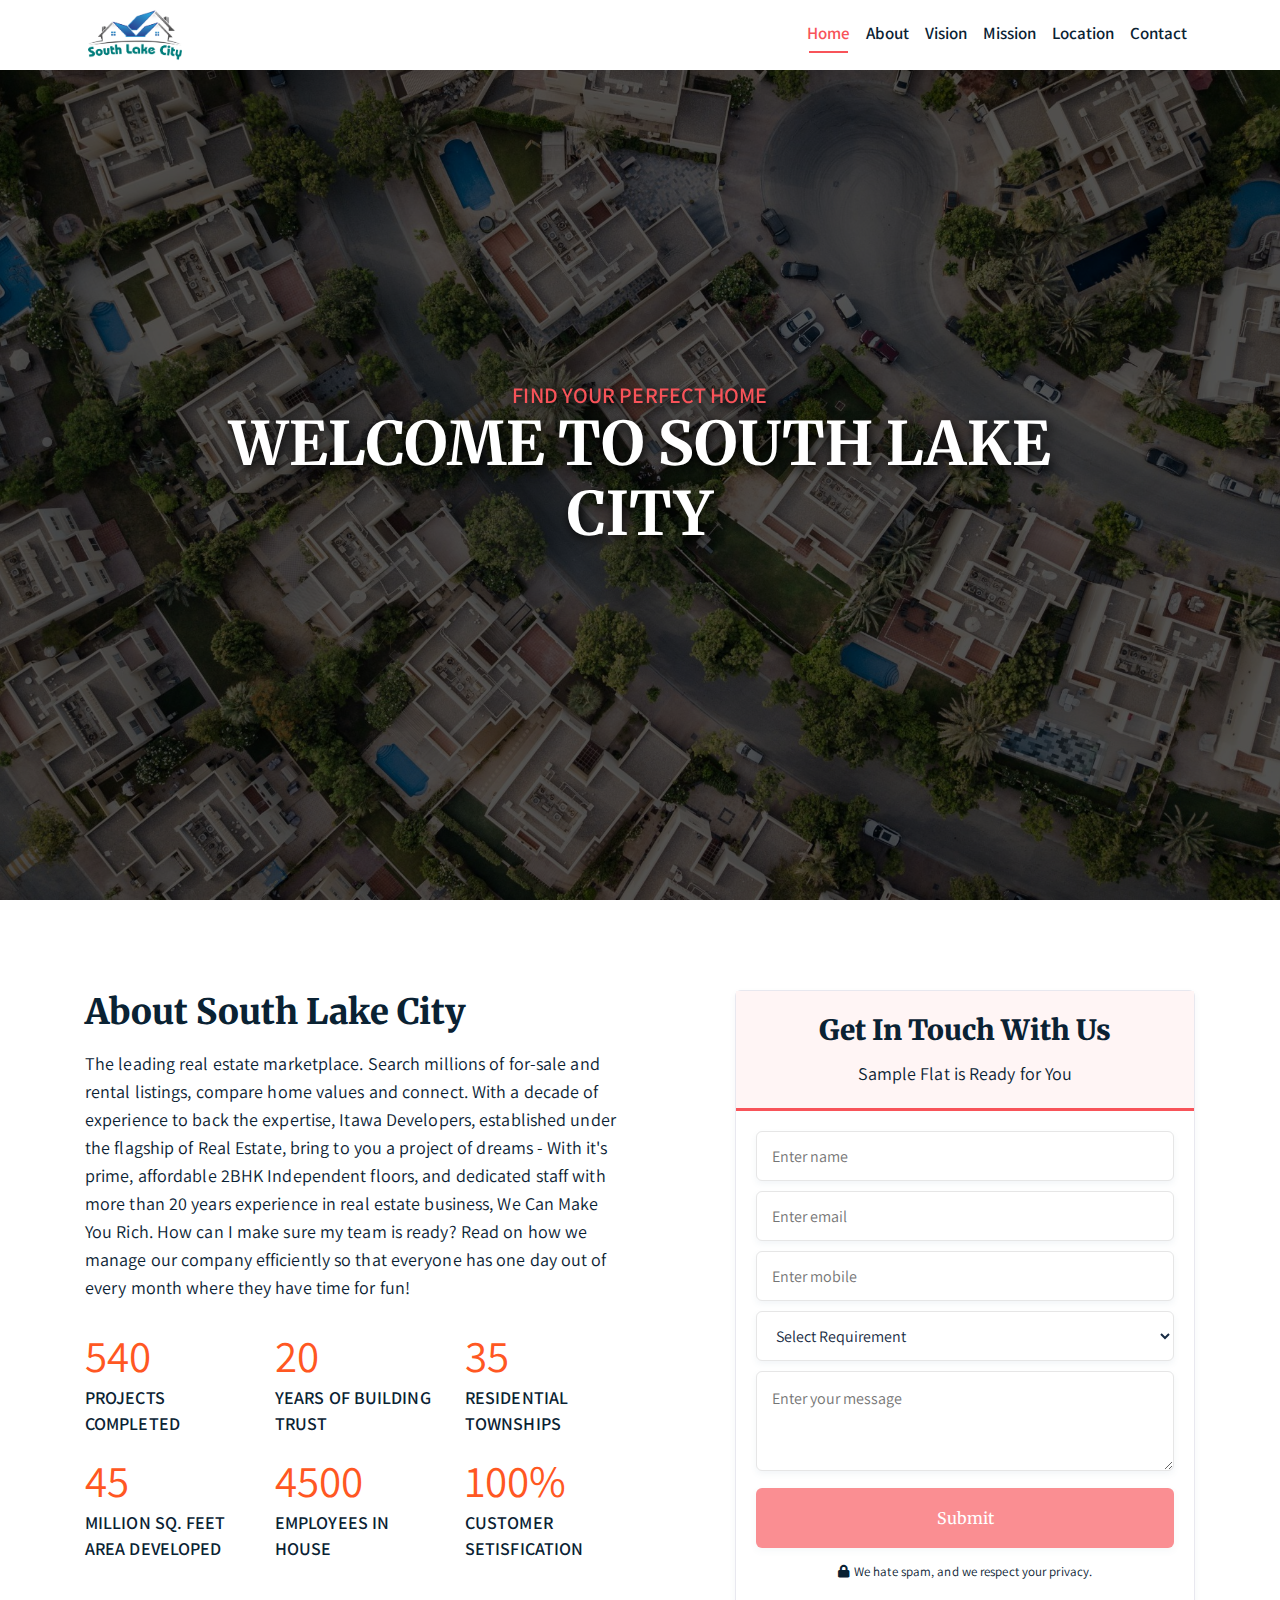
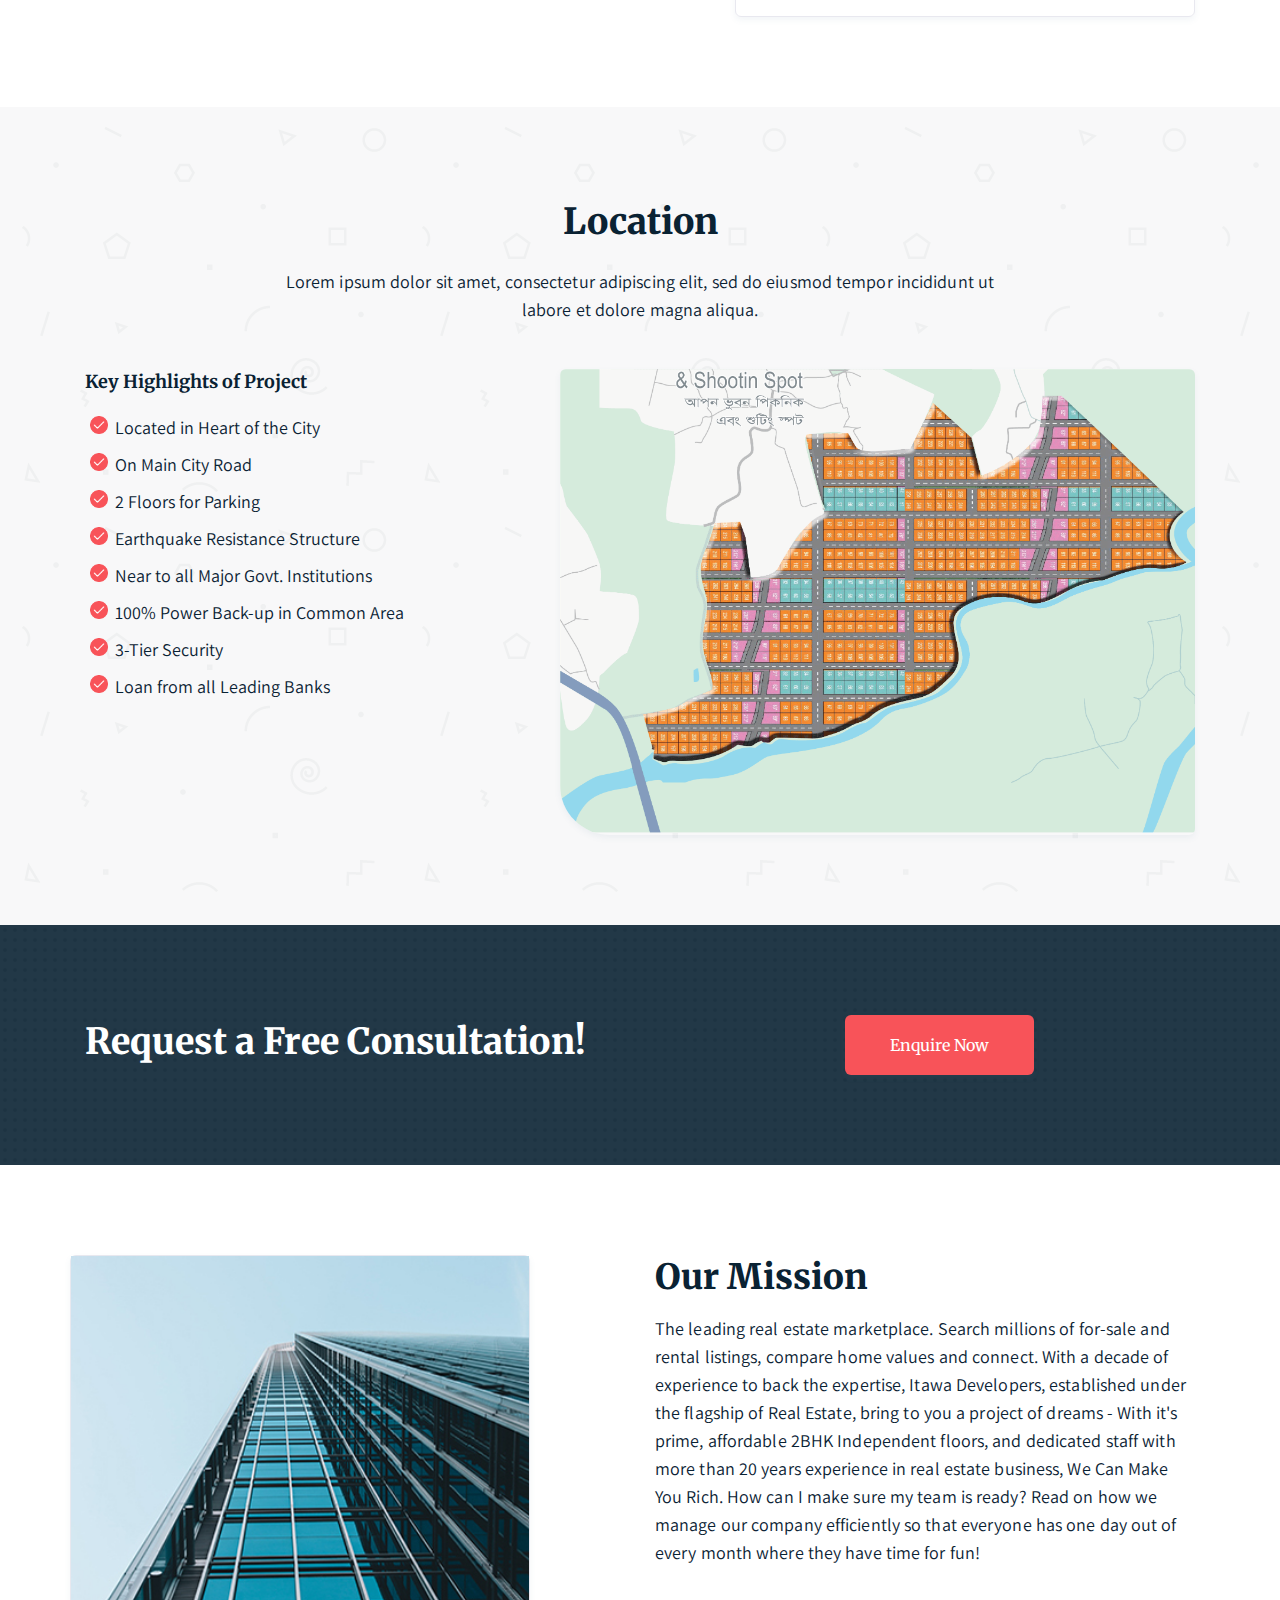
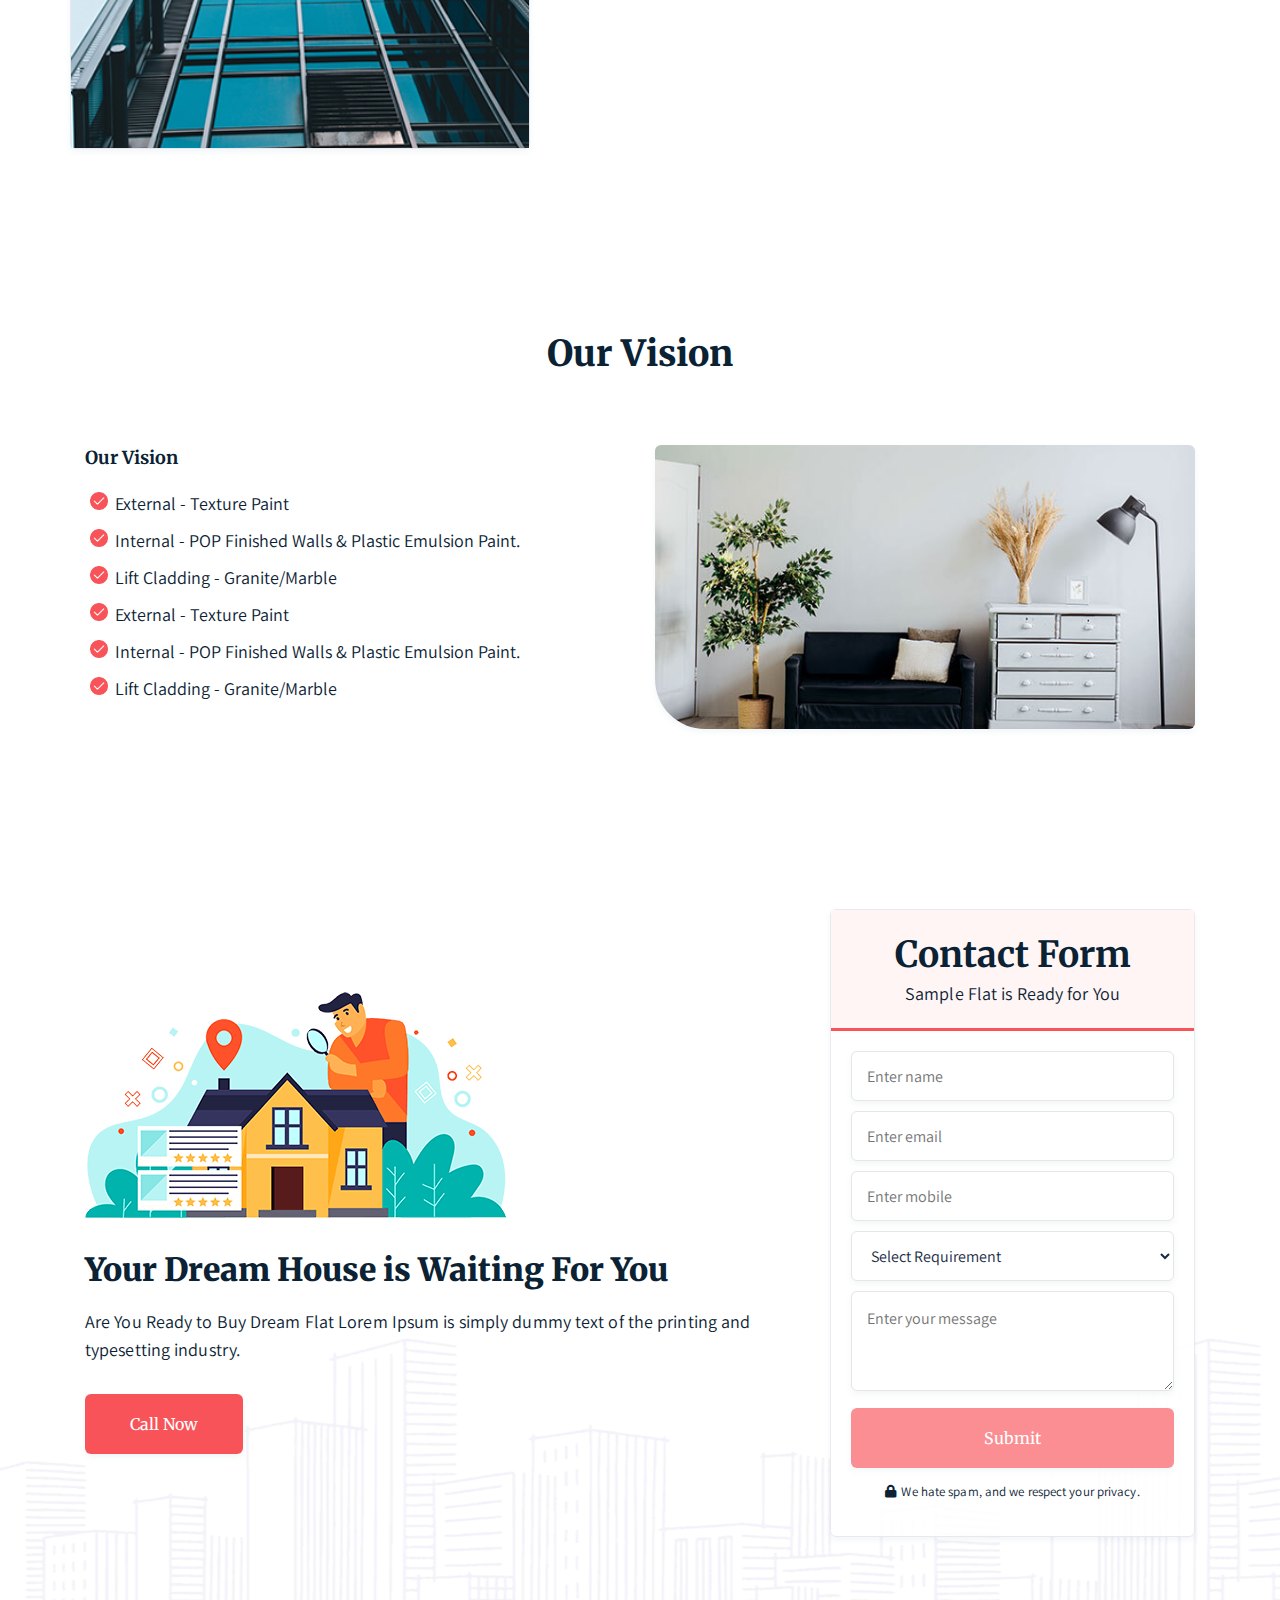
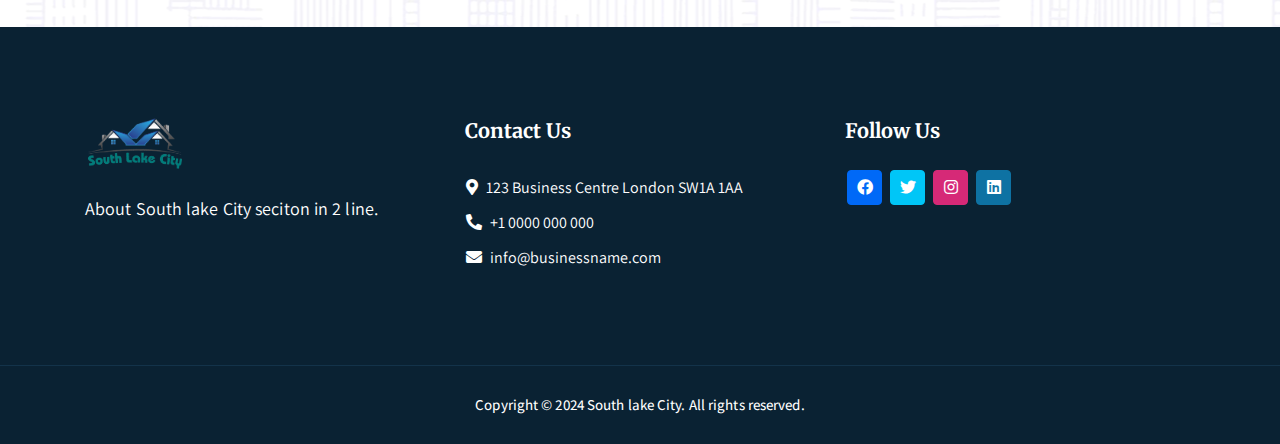
<file: index.html>
﻿<!DOCTYPE html>
<html lang="en">

<!-- Mirrored from separateweb.com/itawa-template/home-1.html by HTTrack Website Copier/3.x [XR&CO'2014], Tue, 16 Jul 2024 05:55:05 GMT -->

<head>
  <!--website title-->
  <title>South Lake City</title>
  <!--seo-meta-tag-->
  <meta charset="UTF-8">
  <meta name="description" content="real estate, landing page, one page">
  <meta name="keywords" content="real estate, landing page, one page">
  <meta name="author" content="rajesh-doot">
  <meta name="viewport" content="width=device-width,initial-scale=1">
  <meta http-equiv="X-UA-Compatible" content="IE=edge">
  <!--website-favicon-->
  <link rel="icon" type="image/png" href="images/common/favicon.png">
  <!--plugin-scripts-->
  <link rel="stylesheet" href="css/magnific-popup.min.css">
  <link rel="stylesheet" href="css/bootstrap.min.css">
  <link rel="stylesheet" href="css/owl.carousel.min.css">
  <link rel="stylesheet" href="css/all.min.css">
  <!-- Link Swiper's CSS -->
  <link rel="stylesheet" href="https://cdn.jsdelivr.net/npm/swiper@11/swiper-bundle.min.css" />

  <!--google-fonts-->
  <link
    href="https://fonts.googleapis.com/css2?family=Assistant:wght@300;400;600;700;800&amp;family=Merriweather:ital,wght@0,300;0,400;0,700;0,900;1,300&amp;display=swap"
    rel="stylesheet">
  <!-- template-style-->
  <link rel="stylesheet" type="text/css" href="css/style.css">
  <link rel="stylesheet" type="text/css" href="css/responsive.css">
</head>

<body data-spy="scroll" data-target=".navbar" data-offset="100">
  <!--Start Header -->
  <header class="top-header inline-fix">
    <nav class="navbar navbar-expand-lg navbar-light justify-content-between navbar-mobile fixed-top">
      <div class="container">
        <a class="navbar-brand" href="index.html"> <img src="images/common/logo.png" alt="Logo" width="100"></a>
        <button class="navbar-toggler collapsed" type="button" data-toggle="collapse" data-target="#navbar4"
          aria-controls="navbar4" aria-expanded="false" aria-label="Toggle navigation">
          <span class="icon-bar top-bar"></span>
          <span class="icon-bar middle-bar"></span>
          <span class="icon-bar bottom-bar"></span>
        </button>
        <div class="collapse navbar-collapse" id="navbar4">
          <ul class="mr-auto"></ul>
          <ul class="navbar-nav">
            <li class="nav-item"> <a class="nav-link active" href="index.html">Home</a> </li>
            <li class="nav-item"> <a class="nav-link" href="about.html">About </a> </li>
            <li class="nav-item"> <a class="nav-link" href="vision.html">Vision</a> </li>
            <li class="nav-item"> <a class="nav-link" href="mission.html">Mission</a> </li>
            <li class="nav-item"> <a class="nav-link" href="location.html">Location</a> </li>
            <li class="nav-item"> <a class="nav-link" href="contact.html">Contact</a> </li>
          </ul>
        </div>
      </div>
    </nav>
  </header>
  <!--End Header -->


  <!-- slide section start here  -->
  <section class="slider_sec">
    <div class="container-fluid">
      <div class="row">
        <div class="col-md-12 mx-0 px-0">
          <div class="swiper mySwiper">
            <div class="swiper-wrapper">
              <div class="swiper-slide">
                <div class="slide_div">
                  <img src="images/apartments/property(1).jpg" alt="" class="img-fluid">
                  <div class="slide_content">
                    <p>Find YOur Perfect Home</p>
                    <h4>Welcome To South Lake City</h4>
                  </div>
                </div>
              </div>
              <div class="swiper-slide">
                <div class="slide_div">
                  <img src="images/apartments/property(1).png" alt="" class="img-fluid">
                  <div class="slide_content">
                    <p>Find YOur Perfect Home</p>
                    <h4>Safety First: A secure environment for your family</h4>
                  </div>
                </div>
              </div>
              <div class="swiper-slide">
                <div class="slide_div">
                  <img src="images/apartments/property(2).jpg" alt="" class="img-fluid">
                  <div class="slide_content">
                    <p>Find YOur Perfect Home</p>
                    <h4>Safety First: A secure environment for your family</h4>
                  </div>
                </div>
              </div>
              <div class="swiper-slide">
                <div class="slide_div">
                  <img src="images/apartments/property(3).jpg" alt="" class="img-fluid">
                  <div class="slide_content">
                    <p>Find YOur Perfect Home</p>
                    <h4>Safety First: A secure environment for your family</h4>
                  </div>
                </div>
              </div>
            </div>
          </div>
        </div>
      </div>
    </div>
  </section>
  <!-- slider section end herer  -->

  <!-- about section start here  -->
  <section class="aboutoitawa pad-tb" id="about">
    <div class="container">
      <div class="row justify-content-between">
        <div class="col-lg-6">
          <div class="common-heading-2">
            <h2 class="mb15 h2">About South Lake City</h2>
            <p>The leading real estate marketplace. Search millions of for-sale and rental listings, compare home values
              and connect. With a decade of experience to back the expertise, Itawa Developers, established under the
              flagship of Real Estate, bring to you a project of dreams - With it's prime, affordable 2BHK Independent
              floors, and dedicated staff with more than 20 years experience in real estate business, We Can Make You
              Rich. How can I make sure my team is ready? Read on how we manage our company efficiently so that everyone
              has one day out of every month where they have time for fun! </p>
          </div>

          <div class="whatwedonw mt40">

            <div class="itawastats">
              <p>540</p>
              <p>PROJECTS COMPLETED</p>
            </div>

            <div class="itawastats">
              <p>20</p>
              <p>YEARS OF BUILDING TRUST</p>
            </div>

            <div class="itawastats">
              <p>35</p>
              <p>Residential Townships</p>
            </div>

            <div class="itawastats">
              <p>45</p>
              <p>Million Sq. Feet area developed</p>
            </div>

            <div class="itawastats">
              <p>4500</p>
              <p>EMPLOYEES IN HOUSE</p>
            </div>

            <div class="itawastats">
              <p>100%</p>
              <p>Customer Setisfication</p>
            </div>

          </div>


        </div>

        <div class="col-lg-5 pl0 m-mt30" id="form">
          <div class="form-block">
            <div class="form-header">
              <h3 class="mb10"><span>Get In Touch With Us</span></h3>
              <p>Sample Flat is Ready for You</p>
            </div>

            <form id="contactForm" data-toggle="validator" class="shake" novalidate="true">
              <div class="row">
                <div class="fieldsets col-sm-12">
                  <input type="text" id="name" placeholder="Enter name" required="" data-error="Please fill Out">
                  <div class="help-block with-errors"></div>
                </div>
                <div class="fieldsets col-sm-12">
                  <input type="email" id="email" placeholder="Enter email" required="">
                  <div class="help-block with-errors"></div>
                </div>
              </div>
              <div class="row">
                <div class="fieldsets col-sm-12">
                  <input type="text" id="mobile" placeholder="Enter mobile" required="" data-error="Please fill Out">
                  <div class="help-block with-errors"></div>
                </div>
                <div class="fieldsets col-sm-12">
                  <select name="Dtype" id="Dtype" required="">
                    <option value="">Select Requirement</option>
                    <option value="web">web</option>
                    <option value="graphic">graphic</option>
                    <option value="video">video</option>
                  </select>
                  <div class="help-block with-errors"></div>
                </div>
              </div>
              <div class="fieldsets">
                <textarea id="message" rows="4" placeholder="Enter your message" required=""></textarea>
                <div class="help-block with-errors"></div>
              </div>
              <button type="submit" id="form-submit" class="btn lnk btn-main bg-btn disabled"
                style="pointer-events: all; cursor: pointer;">Submit <span class="circle"></span></button>
              <div id="msgSubmit" class="h3 text-center hidden"></div>
              <div class="clearfix"></div>
              <p class="trm"><i class="fas fa-lock"></i>We hate spam, and we respect your privacy.</p>
            </form>
          </div>
        </div>
      </div>

    </div>
  </section>
  <!-- about section end here  -->

  <!--Start Location -->
  <section class="feature-section pad-tb">
    <div class="container">
      <div class="row justify-content-center">
        <div class="col-lg-8">
          <div class="common-heading">
            <h2>Location</h2>
            <p>Lorem ipsum dolor sit amet, consectetur adipiscing elit, sed do eiusmod tempor incididunt ut labore et
              dolore magna aliqua.</p>
          </div>
        </div>
      </div>
      <div class="row">
        <div class="col-lg-12">
          <div class="about-feature">
            <div class="row mt45">
              <div class="col-lg-5">
                <h4 class="h4-heading">Key Highlights of Project</h4>
                <ul class="list-features">
                  <li>Located in Heart of the City</li>
                  <li>On Main City Road</li>
                  <li>2 Floors for Parking</li>
                  <li>Earthquake Resistance Structure</li>
                  <li>Near to all Major Govt. Institutions</li>
                  <li>100% Power Back-up in Common Area</li>
                  <li>3-Tier Security</li>
                  <li>Loan from all Leading Banks</li>
                </ul>
              </div>
              <div class="col-lg-7">
                <div class="feature-image"><img src="images/common/Louth-Lake-City-Map.gif" alt="feature-image"
                    class="img-fluid"></div>
              </div>
            </div>
          </div>
        </div>
      </div>
    </div>
  </section>
  <!--End Location -->

  <!--Start CTA-->
  <div class="cta-section pad-tb">
    <div class="container">
      <div class="row">
        <div class="col-lg-8">
          <div class="cta-heading">
            <p>Request a Free Consultation!</p>
          </div>
        </div>
        <div class="col-lg-4"> <a href="#contact" class="cta button1"> Enquire Now</a> </div>
      </div>
    </div>
  </div>
  <!--End CTA-->

  <!-- our mission section start  -->
  <section class="aboutoitawa pad-tb" id="about">
    <div class="container">
      <div class="row justify-content-between">
        
        <div class="col-lg-5 pl0 m-mt30" id="form">
          <div class="form-block">
           <img src="images/apartments/apartment-1.jpg" alt="" class="img-fluid w-100 " style="object-fit: cover;">
          </div>
        </div>
        <div class="col-lg-6">
          <div class="common-heading-2">
            <h2 class="mb15 h2">Our Mission</h2>
            <p>The leading real estate marketplace. Search millions of for-sale and rental listings, compare home values
              and connect. With a decade of experience to back the expertise, Itawa Developers, established under the
              flagship of Real Estate, bring to you a project of dreams - With it's prime, affordable 2BHK Independent
              floors, and dedicated staff with more than 20 years experience in real estate business, We Can Make You
              Rich. How can I make sure my team is ready? Read on how we manage our company efficiently so that everyone
              has one day out of every month where they have time for fun! </p>
          </div>
        </div>

      </div>

    </div>
  </section>
  <!-- our mission section end  -->


  <!--Start Our vision-->
  <section class="specification-section pad-tb" id="specification">
    <div class="container">
      <div class="row justify-content-center">
        <div class="col-lg-6">
          <div class="common-heading">
            <h2>Our Vision</h2>
          </div>
        </div>
      </div>
      <div class="row">
        <div class="col-lg-12">
          <div class="about-feature">
            <div class="tab-content mt45" id="myTabContent">
              <div class="tab-pane fade show active" id="wall" role="tabpanel" aria-labelledby="wall-tab">
                <div class="row">
                  <div class="col-lg-6">
                    <h4 class="h4-heading">Our Vision</h4>
                    <ul class="list-features">
                      <li>External - Texture Paint</li>
                      <li>Internal - POP Finished Walls & Plastic Emulsion Paint.</li>
                      <li>Lift Cladding - Granite/Marble</li>
                      <li>External - Texture Paint</li>
                      <li>Internal - POP Finished Walls & Plastic Emulsion Paint.</li>
                      <li>Lift Cladding - Granite/Marble</li>
                    </ul>
                  </div>
                  <div class="col-lg-6">
                    <div class="feature-image">
                      <img src="images/common/feature-image-2.jpg" alt="feature-image" class="img-fluid">
                    </div>
                  </div>
                </div>
              </div>
              <div class="tab-pane fade" id="floor" role="tabpanel" aria-labelledby="floor-tab">
                <div class="row">
                  <div class="col-lg-6">
                    <h4 class="h4-heading">Flooring</h4>
                    <ul class="list-features">
                      <li>Living/Dining/Bedroom - Vitrified Tile</li>
                      <li>Balcony - Anti Skid Ceramic Tile</li>
                      <li>Lift Lobby & Staircase - Granite/Marble</li>
                      <li>Living/Dining/Bedroom - Vitrified Tile</li>
                      <li>Balcony - Anti Skid Ceramic Tile</li>
                      <li>Lift Lobby & Staircase - Granite/Marble</li>
                    </ul>
                  </div>
                  <div class="col-lg-6">
                    <div class="feature-image">
                      <img src="images/common/feature-image-2.jpg" alt="feature-image" class="img-fluid">
                    </div>
                  </div>
                </div>
              </div>
              <div class="tab-pane fade" id="toilet" role="tabpanel" aria-labelledby="toilet-tab">
                <div class="row">
                  <div class="col-lg-6">
                    <h4 class="h4-heading">Toilet Fittings</h4>
                    <ul class="list-features">
                      <li>Wall - Designer Ceramic Tiles up to 7 Ft</li>
                      <li>Flooring - Anti Skid Tiles</li>
                      <li>Fitting - Branded C.P. Bath Fitting & Sanitary Ware</li>
                      <li>Internal Fitting - Branded PVC & CPVC Fitting</li>
                      <li>Others - Provision for Geyser & Exhaust</li>
                    </ul>
                  </div>
                  <div class="col-lg-6">
                    <div class="feature-image">
                      <img src="images/common/feature-image-2.jpg" alt="feature-image" class="img-fluid">
                    </div>
                  </div>
                </div>
              </div>
              <div class="tab-pane fade" id="kitchen" role="tabpanel" aria-labelledby="kitchen-tab">
                <div class="row">
                  <div class="col-lg-6">
                    <h4 class="h4-heading">Kitchen</h4>
                    <ul class="list-features">
                      <li>Flooring - Vitrified Tile</li>
                      <li>Wall Finished - Ceramic Tiles Up to 2 Ft. above counter</li>
                      <li>Kitchen Counter - Granite Top With Stainless Steel Sink</li>
                      <li>Fittings & Fixtures - Branded C.P Fittings, Provision For Chimney, Exhaust fan, R.O. & Geyser
                      </li>
                    </ul>
                  </div>
                  <div class="col-lg-6">
                    <div class="feature-image">
                      <img src="images/common/feature-image-2.jpg" alt="feature-image" class="img-fluid">
                    </div>
                  </div>
                </div>
              </div>
            </div>
          </div>
        </div>
      </div>
    </div>
  </section>
  <!--End Specification-->
 
  <!--Start Reviews-->
  <!-- <section class="reviews-section pad-tb" id="review">
    <div class="container">
      <div class="row justify-content-center">
        <div class="col-lg-6">
          <div class="common-heading">
            <h2>Our Client Reviews</h2>
            <p>Lorem ipsum dolor sit amet, consectetur adipiscing elit, sed do eiusmod tempor incididunt ut labore et
              dolore magna aliqua.</p>
          </div>
        </div>
      </div>
      <div class="row">
        <div class="col-lg-12">
          <div class="reviews-block owl-carousel mt45" data-slide="3" data-slide-res="2" data-autoplay="true"
            data-nav="false" data-dots="false" data-space="30" data-loop="true" data-speed="600">
            <div class="reviews-card">
              <img src="images/reviews/review-image-1.jpg" alt="review">
              <h4>Natasha Chavez <span>Jaipur</span></h4>
              <span><i class="fas fa-quote-left"></i></span>
              <p>Lorem ipsum dolor sit amet adipiscing elit sed orci dictum sagittis libero vitae auctor elit. Praesent
                accumsan mauris eget tortor auctor efficitur nunc iaculis nunc.</p>
            </div>
            <div class="reviews-card">
              <img src="images/reviews/review-image-2.jpg" alt="review">
              <h4>Tom Smile<span>Sydney</span></h4>
              <span><i class="fas fa-quote-left"></i></span>
              <p>Lorem ipsum dolor sit amet adipiscing elit sed orci dictum sagittis libero vitae auctor elit. Praesent
                accumsan mauris eget tortor auctor efficitur nunc iaculis nunc.</p>
            </div>
            <div class="reviews-card">
              <img src="images/reviews/review-image-3.jpg" alt="review">
              <h4>Mike Smile<span>Newyork City</span></h4>
              <span><i class="fas fa-quote-left"></i></span>
              <p>Lorem ipsum dolor sit amet adipiscing elit sed orci dictum sagittis libero vitae auctor elit. Praesent
                accumsan mauris eget tortor auctor efficitur nunc iaculis nunc.</p>
            </div>
            <div class="reviews-card">
              <img src="images/reviews/review-image-2.jpg" alt="review">
              <h4>John Doe<span>Los Angeles</span></h4>
              <span><i class="fas fa-quote-left"></i></span>
              <p>Lorem ipsum dolor sit amet adipiscing elit sed orci dictum sagittis libero vitae auctor elit. Praesent
                accumsan mauris eget tortor auctor efficitur nunc iaculis nunc.</p>
            </div>
          </div>
        </div>
      </div>
    </div>
  </section> -->
  <!--End Reviews-->

  
  <!--Start contact Form-->
  <div class="enquire-form pad-tb" id="contact">
    <div class="container">
      <div class="row">
        <div class="col-lg-8 cta-text">
          <div class="cta-headings">
            <img src="images/common/header.png" alt="text" class="img-fluid mb30">
            <h2 class="mb15">Your Dream House is Waiting For You</h2>
            <p>Are You Ready to Buy Dream Flat Lorem Ipsum is simply dummy text of the printing and typesetting
              industry.</p>
            <a href="tel:+000000000" class="cta learnmore mt30">Call Now</a>
          </div>
        </div>
        <div class="col-lg-4 pl0" id="form">
          <div class="form-block">
            <div class="form-header">
              <h2><span>Contact Form</span></h2>
              <p>Sample Flat is Ready for You</p>
            </div>
            <form id="contactForm" data-toggle="validator" class="shake">
              <div class="row">
                <div class="fieldsets col-sm-12">
                  <input type="text" id="name" placeholder="Enter name" required data-error="Please fill Out">
                  <div class="help-block with-errors"></div>
                </div>
                <div class="fieldsets col-sm-12">
                  <input type="email" id="email" placeholder="Enter email" required>
                  <div class="help-block with-errors"></div>
                </div>
              </div>
              <div class="row">
                <div class="fieldsets col-sm-12">
                  <input type="text" id="mobile" placeholder="Enter mobile" required data-error="Please fill Out">
                  <div class="help-block with-errors"></div>
                </div>
                <div class="fieldsets col-sm-12">
                  <select name="Dtype" id="Dtype" required>
                    <option value="">Select Requirement</option>
                    <option value="web">web</option>
                    <option value="graphic">graphic</option>
                    <option value="video">video</option>
                  </select>
                  <div class="help-block with-errors"></div>
                </div>
              </div>
              <div class="fieldsets">
                <textarea id="message" rows="4" placeholder="Enter your message" required></textarea>
                <div class="help-block with-errors"></div>
              </div>
              <button type="submit" id="form-submit" class="btn lnk btn-main bg-btn">Submit <span
                  class="circle"></span></button>
              <div id="msgSubmit" class="h3 text-center hidden"></div>
              <div class="clearfix"></div>
              <p class="trm"><i class="fas fa-lock"></i>We hate spam, and we respect your privacy.</p>
            </form>
          </div>
        </div>
      </div>
    </div>
  </div>
  <!--End contact  Form-->

  <!--Start Footer-->
  <footer>
    <div class="container">
      <div class="row">
        <div class="col-lg-4">
          <div class="footer-">
            <a href="javascript:void(0)"><img src="images/common/logo.png" alt="logo"></a>
          </div>
          <p>About South lake City seciton in 2 line.</p>
        </div>
        <div class="col-lg-4 col-md-6">
          <h3>Contact Us</h3>
          <ul class="footer-address-list">
            <li><i class="fas fa-map-marker-alt"></i> 123 Business Centre London SW1A 1AA</li>
            <li><i class="fas fa-phone-alt"></i> <a href="tel:+10000000000">+1 0000 000 000</a></li>
            <li><i class="fas fa-envelope"></i> <a href="mailto:info@businessname.com">info@businessname.com</a></li>
          </ul>
        </div>
        <div class="col-lg-4 col-md-6">
          <h3>Follow Us</h3>
          <div class="footer-social-media-icons">
            <a href="javascript:void(0)" target="blank" class="facebook"><i class="fab fa-facebook"></i></a>
            <a href="javascript:void(0)" target="blank" class="twitter"><i class="fab fa-twitter"></i></a>
            <a href="javascript:void(0)" target="blank" class="instagram"><i class="fab fa-instagram"></i></a>
            <a href="javascript:void(0)" target="blank" class="linkedin"><i class="fab fa-linkedin"></i></a>
          </div>
        </div>
      </div>
    </div>
    <div class="copyright">
      <div class="container">
        <div class="row">
          <div class="col-lg-12">
            <div class="footer-">
              <p>Copyright © 2024 South lake City. All rights reserved.</p>
            </div>
          </div>
        </div>
      </div>
    </div>
  </footer>
  <!--End Footer-->
  <!-- js placed at the end of the document so the pages load faster -->
  <script src="js/jquery.min.js"></script>
  <script src="js/bootstrap.min.js"></script>
  <script src="js/popper.min.js"></script>
  <script src="js/jquery.magnific-popup.min.js"></script>
  <script src="js/owl.carousel.js"></script>
  <script src="js/SmoothScroll.min.js"></script>
  <script src="js/validator.min.js"></script>
  <script src="js/form.js"></script>
  <!-- Swiper JS -->
  <script src="https://cdn.jsdelivr.net/npm/swiper@11/swiper-bundle.min.js"></script>

  <!-- Initialize Swiper -->
  <script>
    var swiper = new Swiper(".mySwiper", {
      pagination: {
        el: ".swiper-pagination",
      },
      loop: true,
      autoplay: true,
      autoplay: {
        delay: 3000,
      },
    });
  </script>
  <!--common script file-->
  <script src="js/main.js"></script>
</body>

<!-- Mirrored from separateweb.com/itawa-template/home-1.html by HTTrack Website Copier/3.x [XR&CO'2014], Tue, 16 Jul 2024 05:55:21 GMT -->

</html>
</file>
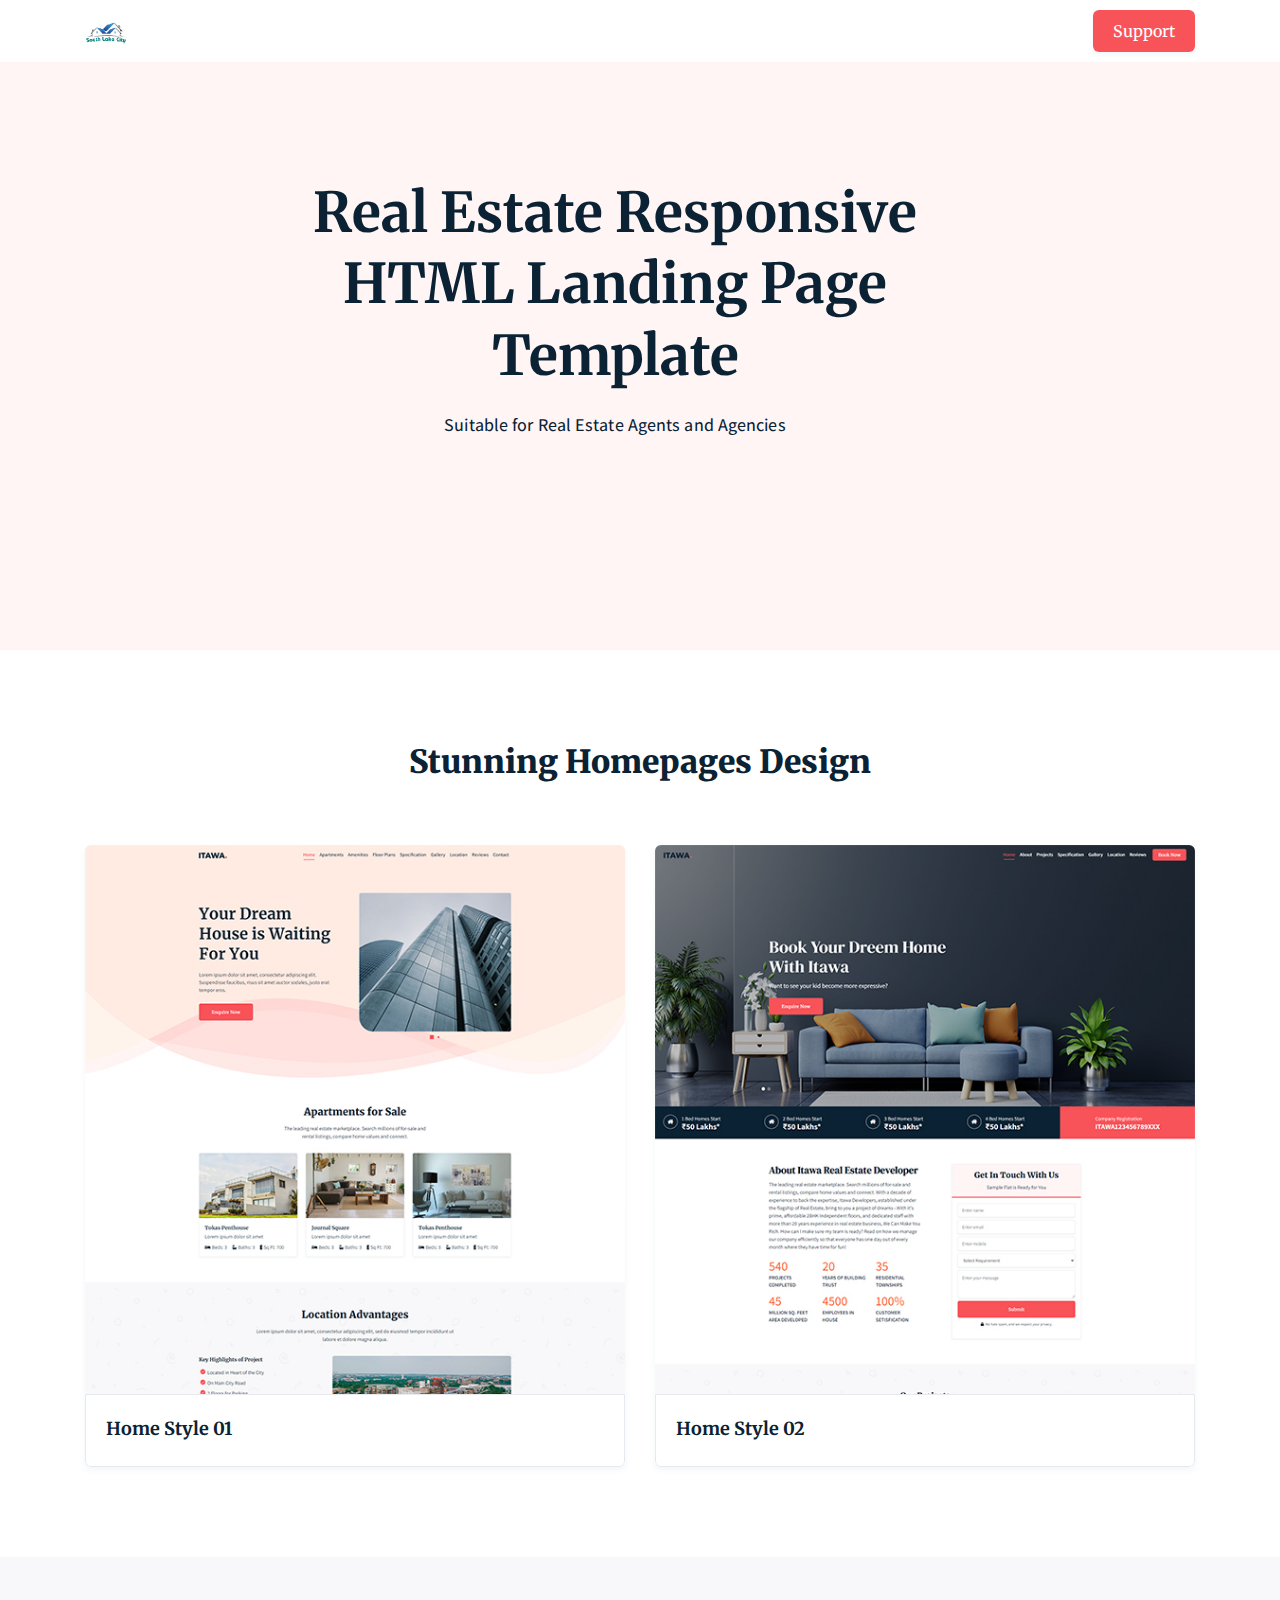
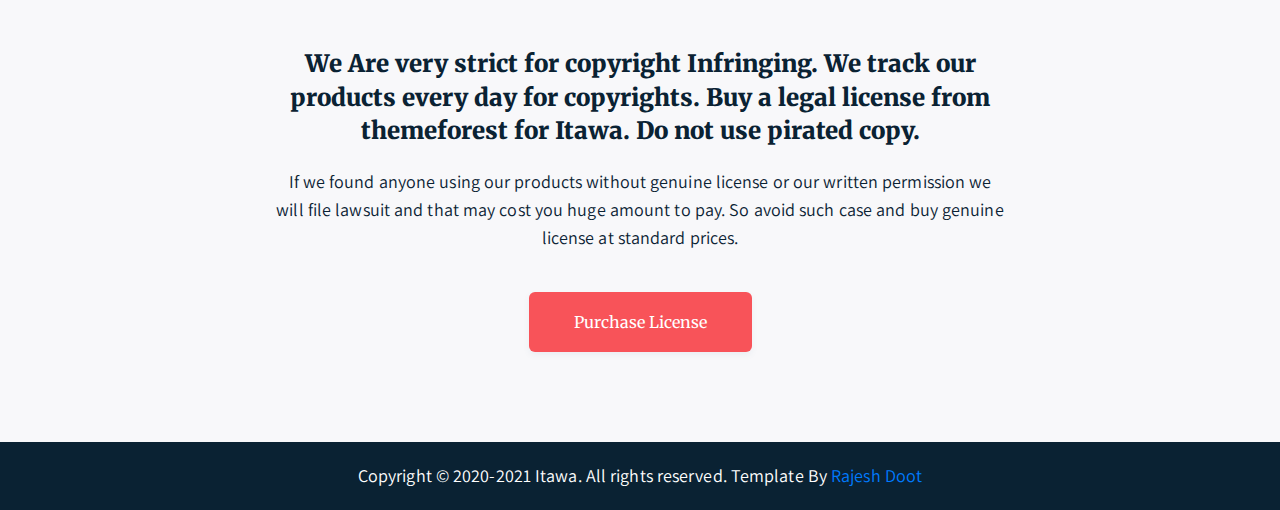
<file: ==index.html>
<!DOCTYPE html>
<html lang="en">
   
<!-- Mirrored from separateweb.com/itawa-template/ by HTTrack Website Copier/3.x [XR&CO'2014], Tue, 16 Jul 2024 05:55:28 GMT -->
<head>
      <!--website title-->
      <title>Itawa - Real Estate Responsive HTML Landing Page Template</title>
      <!--seo-meta-tag-->
      <meta charset="UTF-8">
      <meta name="description" content="real estate, landing page, one page">
      <meta name="keywords" content="real estate, landing page, one page">
      <meta name="author" content="rajesh-doot">
      <meta name="viewport" content="width=device-width,initial-scale=1">
      <meta http-equiv="X-UA-Compatible" content="IE=edge">
      <!--website-favicon-->
      <link rel="icon" type="image/png" href="images/common/favicon.png">
      <!--plugin-scripts-->
      <link rel="stylesheet" href="css/magnific-popup.min.css">
      <link rel="stylesheet" href="css/bootstrap.min.css">
      <link rel="stylesheet" href="css/owl.carousel.min.css">
      <link rel="stylesheet" href="css/swiper.min.css">
      <link rel="stylesheet" href="css/all.min.css">
      <link rel="stylesheet" href="css/flaticon.css">
      <!--google-fonts-->
      <link href="https://fonts.googleapis.com/css2?family=Assistant:wght@300;400;600;700;800&amp;family=Merriweather:ital,wght@0,300;0,400;0,700;0,900;1,300&amp;display=swap" rel="stylesheet">
      <link href="https://fonts.googleapis.com/css2?family=DM+Serif+Display&amp;display=swap" rel="stylesheet">
      <!-- template-style-->
      <link rel="stylesheet" type="text/css" href="css/style.css">
      <link rel="stylesheet" type="text/css" href="css/responsive.css">
  
   <style>
      .top-header{  position: fixed;   top: 0;   right: 0;   left: 0; z-index: 9999; padding: 10px 0; }
      .top-header.sticky { background: #fff;}
      .index-bg{  
      min-height: 650px;
      background: #fff5f5;
      display: flex;
      align-items: center;
      justify-content: center;
      }
      .navbar-brand img{height: 22px;}
      .project-card- a{color:#0a2233}
      footer {
      background: #0a2233;
      padding: 20px 0 20px 0;
      color: #fff;      }
      .cta-legal{ background-color: #f8f8fa;  }
      @media only screen and (max-width: 992px){
      .extrabtn {  position: absolute;  right: 15px;  top: 8px;}
      }
   </style>
   </head>
   <body>
      <!--Start Header -->
      <header class="top-header header-2 navbar inline-fix">
         <div class="container">
            <a class="navbar-brand" href="#">     <img src="images/common/logo.png" alt="Logo" class="white-logo"> </a>  
            <div class="extrabtn"> 	<a class="bttn button1 navbutton" href="#.">Support</a>  </div>
         </div>        
      </header>
      <!--End Header -->
      <!--Start Hero-->
      <section class="index-bg">
         <div class="container">
            <div class="row justify-content-center">
               <div class="col-lg-8 text-center">
                  <div class="header-heading">
                     <h1 class="mb20">Real Estate Responsive HTML Landing Page Template</h1>
                     <p>Suitable for Real Estate Agents and Agencies</p>
                  </div>
               </div>
            </div>
         </div>
      </section>
      <section class="demos pad-tb">
         <div class="container">
            <div class="row justify-content-center">
               <div class="col-lg-8 text-center">
                  <h2>Stunning Homepages Design</h2>
               </div>
            </div>
            <div class="row justify-content-center mt30">
               <div class="col-lg-6 col-6 mt30">
                  <div class="project-card-">
                     <a href="home-1.html">
                        <div class="project-card">
                           <img src="images/demo-img/home1.jpg" alt="demo" class="img-fluid">
                        </div>
                        <div class="home-details">
                           <h3>Home Style 01</h3>
                        </div>
                     </a>
                  </div>
               </div>
               <div class="col-lg-6 col-6 mt30">
                  <div class="project-card-">
                     <a href="home-2.html">
                        <div class="project-card">
                           <img src="images/demo-img/home2.jpg" alt="demo" class="img-fluid">
                        </div>
                        <div class="home-details">
                           <h3>Home Style 02</h3>
                        </div>
                     </a>
                  </div>
               </div>
            </div>
         </div>
      </section>
      <div class="cta-legal pad-tb">
         <div class="container">
            <div class="row justify-content-center text-center">
               <div class="col-lg-8">
                  <h4 class="mb20">We Are very strict for copyright Infringing. We track our products every day for copyrights. Buy a legal license from themeforest for Itawa. Do not use pirated copy.</h4>
                  <p>If we found anyone using our products without genuine license or our written permission we will file lawsuit and that may cost you huge amount to pay. So avoid such case and buy genuine license at standard prices.</p>
                  <a href="https://themeforest.net/item/itawa-real-estate-landing-page-template/26501657" class="bttn button1 mt40">Purchase License</a>          
               </div>
            </div>
         </div>
      </div>
      <footer class="bottom-ftt">
         <div class="copyright-x">
            <div class="container">
               <div class="row">
                  <div class="col-lg-12">
                     <div class="footer-ft text-center">
                        <p>Copyright © 2020-2021 Itawa. All rights reserved. Template By <a href="https://themeforest.net/user/rajesh-doot/portfolio" target="blank">Rajesh Doot</a></p>
                     </div>
                  </div>
               </div>
            </div>
         </div>
      </footer>
      <!--End Hero-->
      <!-- js -->
      <script src="js/jquery.min.js"></script>
      <script src="js/bootstrap.min.js"></script>
      <script src="js/popper.min.js"></script> 
      <script src="js/SmoothScroll.min.js"></script>
      <script src="js/jquery.magnific-popup.min.js"></script>
      <!--common script file-->
      <script src="js/main.js"></script>
   </body>

<!-- Mirrored from separateweb.com/itawa-template/ by HTTrack Website Copier/3.x [XR&CO'2014], Tue, 16 Jul 2024 05:55:29 GMT -->
</html>
</file>
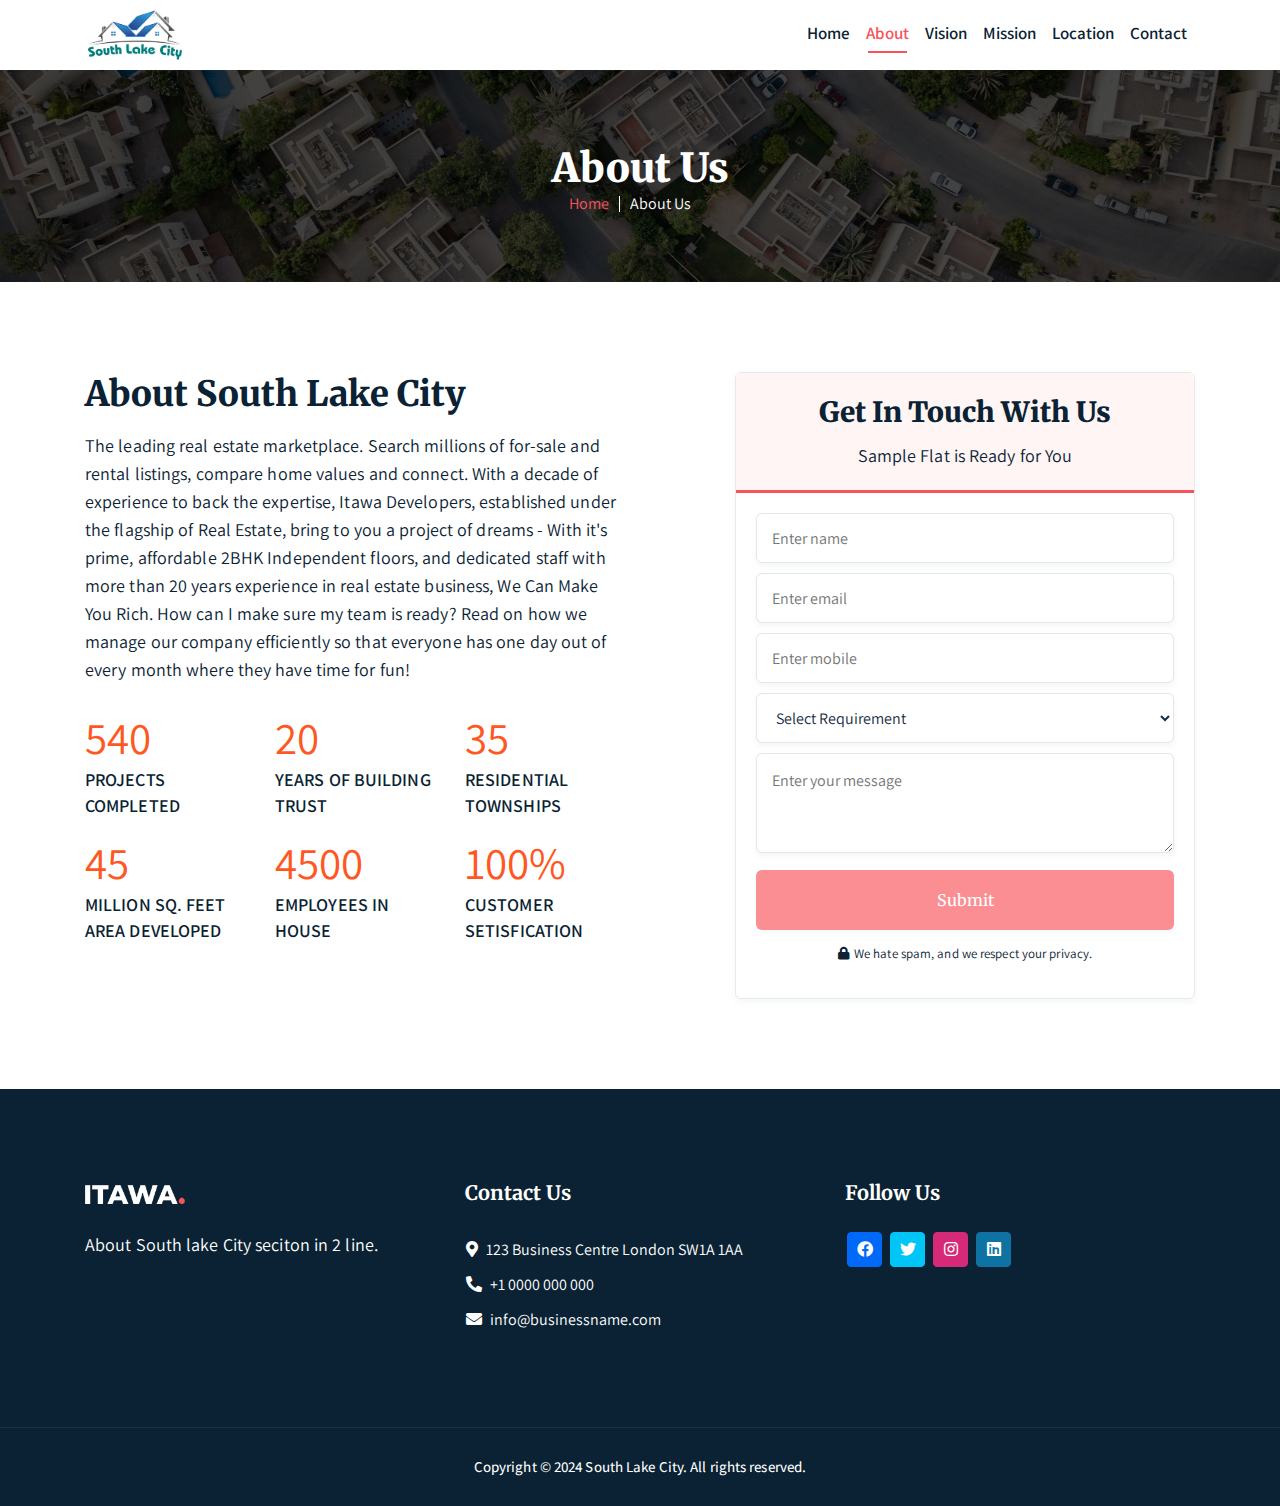
<file: about.html>
<!DOCTYPE html>
<html lang="en">

<!-- Mirrored from separateweb.com/itawa-template/home-1.html by HTTrack Website Copier/3.x [XR&CO'2014], Tue, 16 Jul 2024 05:55:05 GMT -->

<head>
  <!--website title-->
  <title>South Lake City</title>
  <!--seo-meta-tag-->
  <meta charset="UTF-8">
  <meta name="description" content="real estate, landing page, one page">
  <meta name="keywords" content="real estate, landing page, one page">
  <meta name="author" content="rajesh-doot">
  <meta name="viewport" content="width=device-width,initial-scale=1">
  <meta http-equiv="X-UA-Compatible" content="IE=edge">
  <!--website-favicon-->
  <link rel="icon" type="image/png" href="images/common/favicon.png">
  <!--plugin-scripts-->
  <link rel="stylesheet" href="css/magnific-popup.min.css">
  <link rel="stylesheet" href="css/bootstrap.min.css">
  <link rel="stylesheet" href="css/owl.carousel.min.css">
  <link rel="stylesheet" href="css/all.min.css">
  <!-- Link Swiper's CSS -->
  <link rel="stylesheet" href="https://cdn.jsdelivr.net/npm/swiper@11/swiper-bundle.min.css" />

  <!--google-fonts-->
  <link
    href="https://fonts.googleapis.com/css2?family=Assistant:wght@300;400;600;700;800&amp;family=Merriweather:ital,wght@0,300;0,400;0,700;0,900;1,300&amp;display=swap"
    rel="stylesheet">
  <!-- template-style-->
  <link rel="stylesheet" type="text/css" href="css/style.css">
  <link rel="stylesheet" type="text/css" href="css/responsive.css">
</head>

<body data-spy="scroll" data-target=".navbar" data-offset="100">
  <!--Start Header -->
  <header class="top-header inline-fix">
    <nav class="navbar navbar-expand-lg navbar-light justify-content-between navbar-mobile fixed-top">
      <div class="container">
        <a class="navbar-brand" href="index.html"> <img src="images/common/logo.png" alt="Logo" width="100"></a>
        <button class="navbar-toggler collapsed" type="button" data-toggle="collapse" data-target="#navbar4"
          aria-controls="navbar4" aria-expanded="false" aria-label="Toggle navigation">
          <span class="icon-bar top-bar"></span>
          <span class="icon-bar middle-bar"></span>
          <span class="icon-bar bottom-bar"></span>
        </button>
        <div class="collapse navbar-collapse" id="navbar4">
          <ul class="mr-auto"></ul>
          <ul class="navbar-nav">
            <li class="nav-item"> <a class="nav-link" href="index.html">Home</a> </li>
            <li class="nav-item"> <a class="nav-link active" href="about.html">About </a> </li>
            <li class="nav-item"> <a class="nav-link" href="vision.html">Vision</a> </li>
            <li class="nav-item"> <a class="nav-link" href="mission.html">Mission</a> </li>
            <li class="nav-item"> <a class="nav-link" href="location.html">Location</a> </li>
            <li class="nav-item"> <a class="nav-link" href="contact.html">Contact</a> </li>
          </ul>
        </div>
      </div>
    </nav>
  </header>
  <!--End Header -->

  <!-- barcamed section start here  -->
   <section class="barcamed">
    <div class="container">
        <div class="row">
            <div class="col-md-12">
                <div class="barcamed_box">
                    <div class="barcamed_content">
                        <h1>About Us</h1>
                        <ul>
                            <li><a href="index.html">Home</a></li>
                            <li>About Us</li>
                        </ul>
                    </div>
                </div>
            </div>
        </div>
    </div>
   </section>

  <!-- about section start here  -->
  <section class="aboutoitawa pad-tb" id="about">
    <div class="container">
      <div class="row justify-content-between">
        <div class="col-lg-6">
          <div class="common-heading-2">
            <h2 class="mb15 h2">About South Lake City</h2>
            <p>The leading real estate marketplace. Search millions of for-sale and rental listings, compare home values
              and connect. With a decade of experience to back the expertise, Itawa Developers, established under the
              flagship of Real Estate, bring to you a project of dreams - With it's prime, affordable 2BHK Independent
              floors, and dedicated staff with more than 20 years experience in real estate business, We Can Make You
              Rich. How can I make sure my team is ready? Read on how we manage our company efficiently so that everyone
              has one day out of every month where they have time for fun! </p>
          </div>

          <div class="whatwedonw mt40">

            <div class="itawastats">
              <p>540</p>
              <p>PROJECTS COMPLETED</p>
            </div>

            <div class="itawastats">
              <p>20</p>
              <p>YEARS OF BUILDING TRUST</p>
            </div>

            <div class="itawastats">
              <p>35</p>
              <p>Residential Townships</p>
            </div>

            <div class="itawastats">
              <p>45</p>
              <p>Million Sq. Feet area developed</p>
            </div>

            <div class="itawastats">
              <p>4500</p>
              <p>EMPLOYEES IN HOUSE</p>
            </div>

            <div class="itawastats">
              <p>100%</p>
              <p>Customer Setisfication</p>
            </div>

          </div>


        </div>

        <div class="col-lg-5 pl0 m-mt30" id="form">
          <div class="form-block">
            <div class="form-header">
              <h3 class="mb10"><span>Get In Touch With Us</span></h3>
              <p>Sample Flat is Ready for You</p>
            </div>

            <form id="contactForm" data-toggle="validator" class="shake" novalidate="true">
              <div class="row">
                <div class="fieldsets col-sm-12">
                  <input type="text" id="name" placeholder="Enter name" required="" data-error="Please fill Out">
                  <div class="help-block with-errors"></div>
                </div>
                <div class="fieldsets col-sm-12">
                  <input type="email" id="email" placeholder="Enter email" required="">
                  <div class="help-block with-errors"></div>
                </div>
              </div>
              <div class="row">
                <div class="fieldsets col-sm-12">
                  <input type="text" id="mobile" placeholder="Enter mobile" required="" data-error="Please fill Out">
                  <div class="help-block with-errors"></div>
                </div>
                <div class="fieldsets col-sm-12">
                  <select name="Dtype" id="Dtype" required="">
                    <option value="">Select Requirement</option>
                    <option value="web">web</option>
                    <option value="graphic">graphic</option>
                    <option value="video">video</option>
                  </select>
                  <div class="help-block with-errors"></div>
                </div>
              </div>
              <div class="fieldsets">
                <textarea id="message" rows="4" placeholder="Enter your message" required=""></textarea>
                <div class="help-block with-errors"></div>
              </div>
              <button type="submit" id="form-submit" class="btn lnk btn-main bg-btn disabled"
                style="pointer-events: all; cursor: pointer;">Submit <span class="circle"></span></button>
              <div id="msgSubmit" class="h3 text-center hidden"></div>
              <div class="clearfix"></div>
              <p class="trm"><i class="fas fa-lock"></i>We hate spam, and we respect your privacy.</p>
            </form>
          </div>
        </div>
      </div>

    </div>
  </section>
  <!-- about section end here  -->


  <!--Start Footer-->
  <footer>
    <div class="container">
      <div class="row">
        <div class="col-lg-4">
          <div class="footer-">
            <a href="javascript:void(0)"><img src="images/common/logo-footer.png" alt="logo"></a>
          </div>
          <p>About South lake City seciton in 2 line.</p>
        </div>
        <div class="col-lg-4 col-md-6">
          <h3>Contact Us</h3>
          <ul class="footer-address-list">
            <li><i class="fas fa-map-marker-alt"></i> 123 Business Centre London SW1A 1AA</li>
            <li><i class="fas fa-phone-alt"></i> <a href="tel:+10000000000">+1 0000 000 000</a></li>
            <li><i class="fas fa-envelope"></i> <a href="mailto:info@businessname.com">info@businessname.com</a></li>
          </ul>
        </div>
        <div class="col-lg-4 col-md-6">
          <h3>Follow Us</h3>
          <div class="footer-social-media-icons">
            <a href="javascript:void(0)" target="blank" class="facebook"><i class="fab fa-facebook"></i></a>
            <a href="javascript:void(0)" target="blank" class="twitter"><i class="fab fa-twitter"></i></a>
            <a href="javascript:void(0)" target="blank" class="instagram"><i class="fab fa-instagram"></i></a>
            <a href="javascript:void(0)" target="blank" class="linkedin"><i class="fab fa-linkedin"></i></a>
          </div>
        </div>
      </div>
    </div>
    <div class="copyright">
      <div class="container">
        <div class="row">
          <div class="col-lg-12">
            <div class="footer-">
              <p>Copyright © 2024 South Lake City. All rights reserved.</p>
            </div>
          </div>
        </div>
      </div>
    </div>
  </footer>
  <!--End Footer-->
  <!-- js placed at the end of the document so the pages load faster -->
  <script src="js/jquery.min.js"></script>
  <script src="js/bootstrap.min.js"></script>
  <script src="js/popper.min.js"></script>
  <script src="js/jquery.magnific-popup.min.js"></script>
  <script src="js/owl.carousel.js"></script>
  <script src="js/SmoothScroll.min.js"></script>
  <script src="js/validator.min.js"></script>
  <script src="js/form.js"></script>

  <!--common script file-->
  <script src="js/main.js"></script>
</body>

</html>
</file>
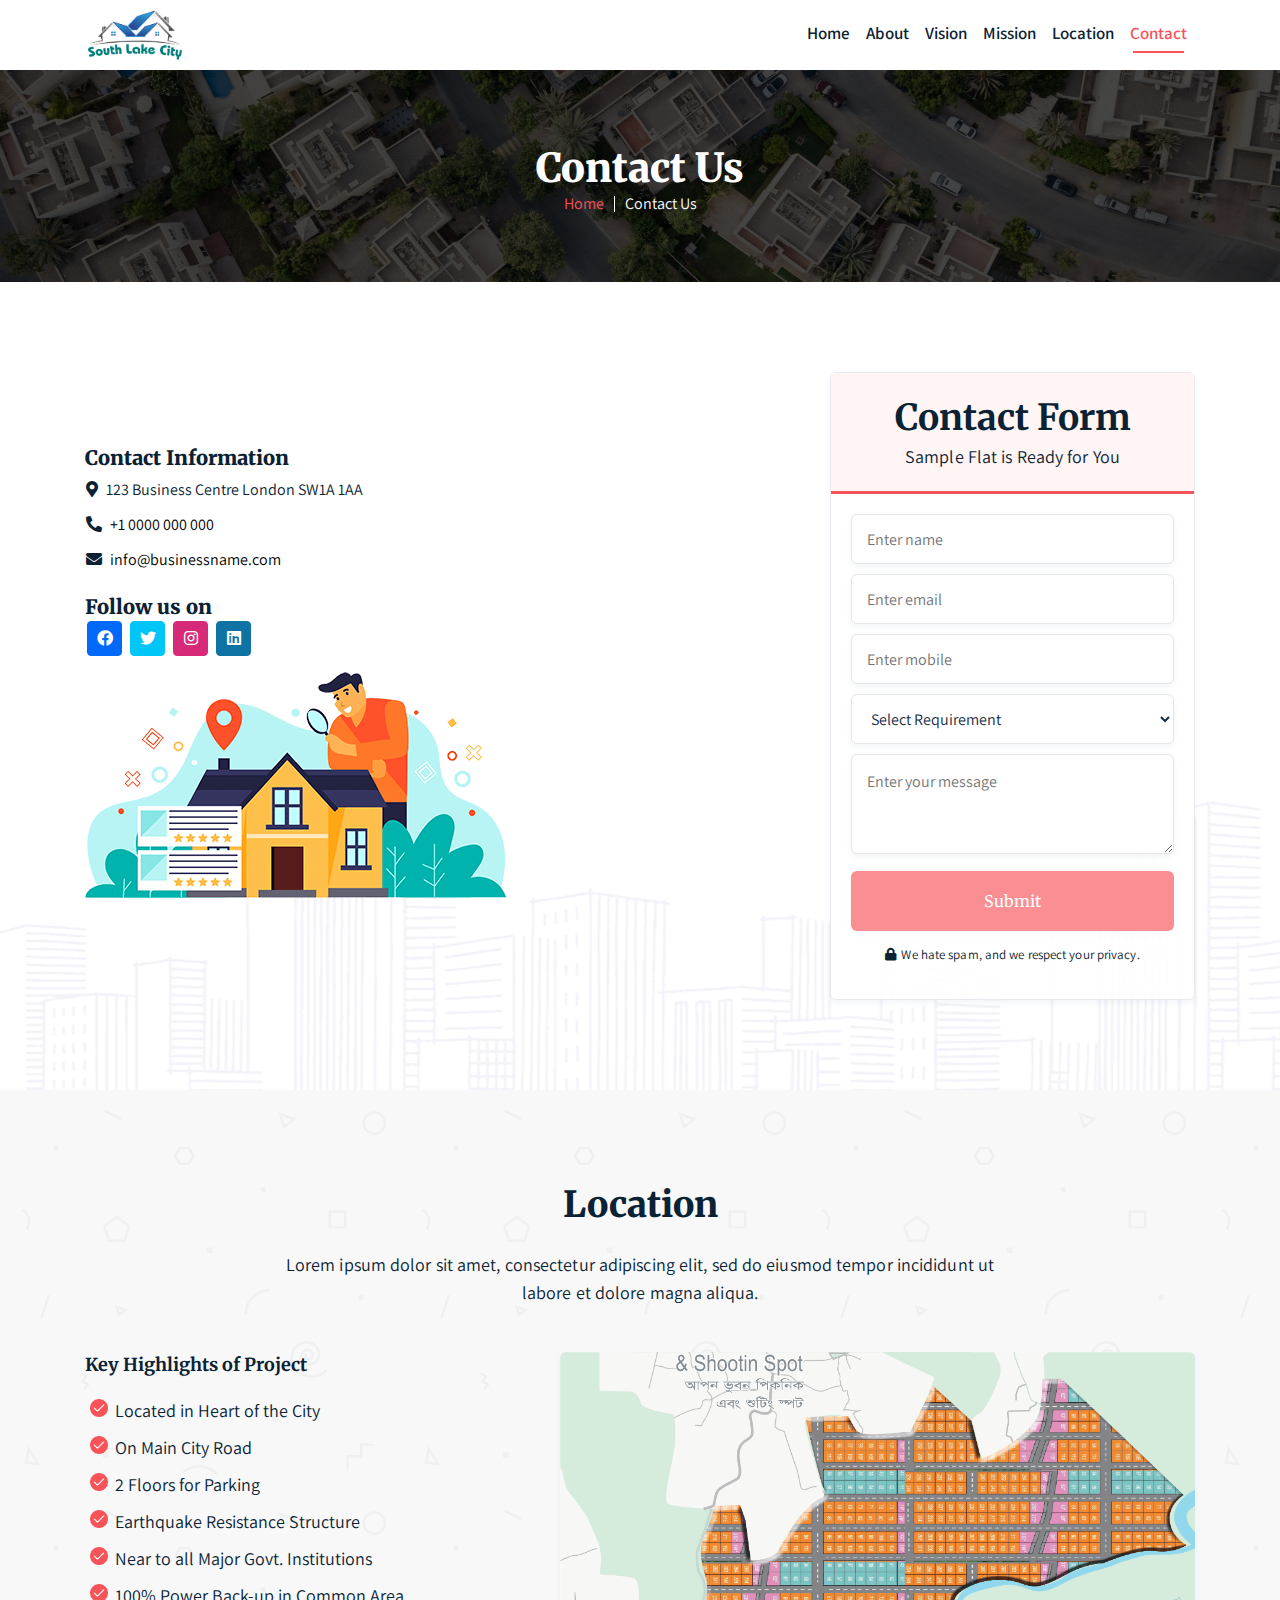
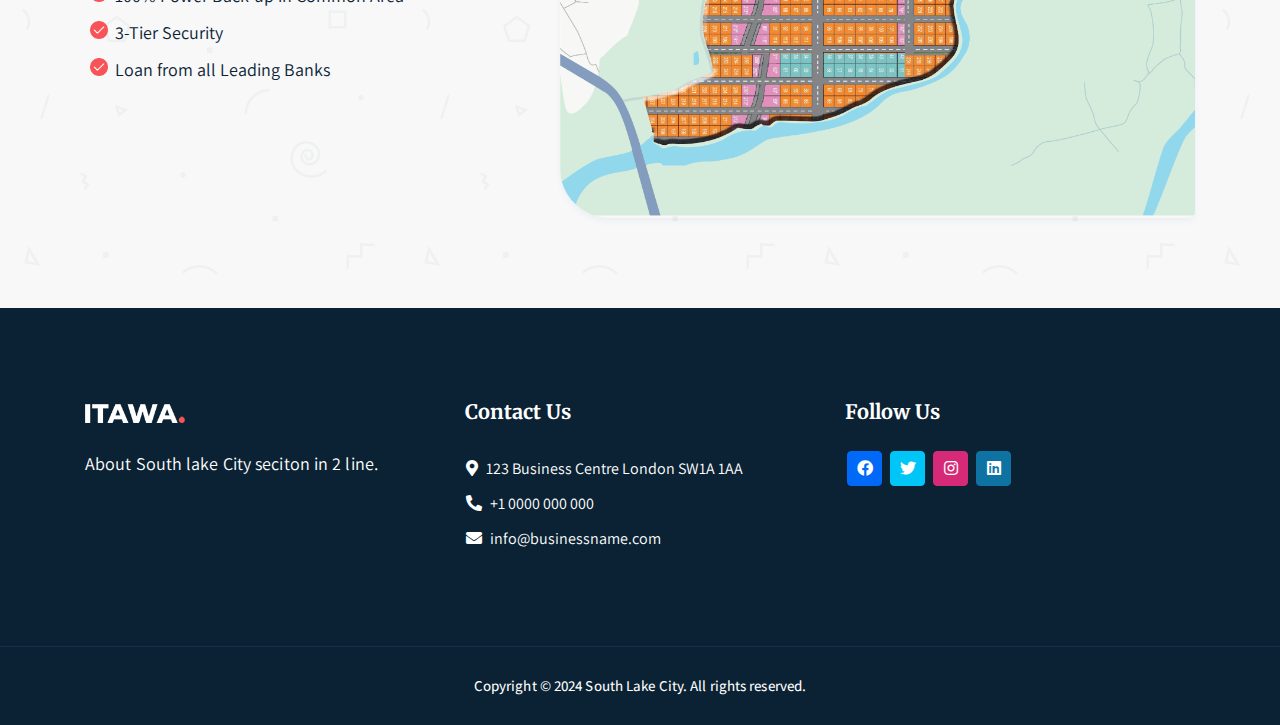
<file: contact.html>
<!DOCTYPE html>
<html lang="en">

<!-- Mirrored from separateweb.com/itawa-template/home-1.html by HTTrack Website Copier/3.x [XR&CO'2014], Tue, 16 Jul 2024 05:55:05 GMT -->

<head>
    <!--website title-->
  <title>South Lake City</title>
    <!--seo-meta-tag-->
    <meta charset="UTF-8">
    <meta name="description" content="real estate, landing page, one page">
    <meta name="keywords" content="real estate, landing page, one page">
    <meta name="author" content="rajesh-doot">
    <meta name="viewport" content="width=device-width,initial-scale=1">
    <meta http-equiv="X-UA-Compatible" content="IE=edge">
    <!--website-favicon-->
    <link rel="icon" type="image/png" href="images/common/favicon.png">
    <!--plugin-scripts-->
    <link rel="stylesheet" href="css/magnific-popup.min.css">
    <link rel="stylesheet" href="css/bootstrap.min.css">
    <link rel="stylesheet" href="css/owl.carousel.min.css">
    <link rel="stylesheet" href="css/all.min.css">
    <!-- Link Swiper's CSS -->
    <link rel="stylesheet" href="https://cdn.jsdelivr.net/npm/swiper@11/swiper-bundle.min.css" />

    <!--google-fonts-->
    <link
        href="https://fonts.googleapis.com/css2?family=Assistant:wght@300;400;600;700;800&amp;family=Merriweather:ital,wght@0,300;0,400;0,700;0,900;1,300&amp;display=swap"
        rel="stylesheet">
    <!-- template-style-->
    <link rel="stylesheet" type="text/css" href="css/style.css">
    <link rel="stylesheet" type="text/css" href="css/responsive.css">
</head>

<body data-spy="scroll" data-target=".navbar" data-offset="100">
    <!--Start Header -->
    <header class="top-header inline-fix">
        <nav class="navbar navbar-expand-lg navbar-light justify-content-between navbar-mobile fixed-top">
            <div class="container">
                <a class="navbar-brand" href="index.html"> <img src="images/common/logo.png" alt="Logo" width="100"></a>
                <button class="navbar-toggler collapsed" type="button" data-toggle="collapse" data-target="#navbar4"
                    aria-controls="navbar4" aria-expanded="false" aria-label="Toggle navigation">
                    <span class="icon-bar top-bar"></span>
                    <span class="icon-bar middle-bar"></span>
                    <span class="icon-bar bottom-bar"></span>
                </button>
                <div class="collapse navbar-collapse" id="navbar4">
                    <ul class="mr-auto"></ul>
                    <ul class="navbar-nav">
                        <li class="nav-item"> <a class="nav-link" href="index.html">Home</a> </li>
                        <li class="nav-item"> <a class="nav-link" href="about.html">About </a> </li>
                        <li class="nav-item"> <a class="nav-link" href="vision.html">Vision</a> </li>
                        <li class="nav-item"> <a class="nav-link" href="mission.html">Mission</a> </li>
                        <li class="nav-item"> <a class="nav-link" href="location.html">Location</a> </li>
                        <li class="nav-item"> <a class="nav-link active" href="contact.html">Contact</a> </li>
                    </ul>
                </div>
            </div>
        </nav>
    </header>
    <!--End Header -->

    <!-- barcamed section start here  -->
    <section class="barcamed">
        <div class="container">
            <div class="row">
                <div class="col-md-12">
                    <div class="barcamed_box">
                        <div class="barcamed_content">
                            <h1>Contact Us</h1>
                            <ul>
                                <li><a href="index.html">Home</a></li>
                                <li>Contact Us</li>
                            </ul>
                        </div>
                    </div>
                </div>
            </div>
        </div>
    </section>


    <!--Start contact Form-->
    <div class="enquire-form pad-tb" id="contact">
        <div class="container">
            <div class="row">
                <div class="col-lg-8 cta-text">
                    <div class="cta-headings">
                        <div class="contact_information">
                            <h5>Contact Information</h5>
                            <ul class="footer-address-list mb-3">
                                <li><i class="fas fa-map-marker-alt"></i> 123 Business Centre London SW1A 1AA</li>
                                <li><i class="fas fa-phone-alt"></i> <a href="tel:+10000000000">+1 0000 000 000</a></li>
                                <li><i class="fas fa-envelope"></i> <a
                                        href="mailto:info@businessname.com">info@businessname.com</a></li>
                            </ul>
                            <h5>Follow us on </h5>
                            <div class="footer-social-media-icons mb-3">
                                <a href="javascript:void(0)" target="blank" class="facebook"><i
                                        class="fab fa-facebook"></i></a>
                                <a href="javascript:void(0)" target="blank" class="twitter"><i
                                        class="fab fa-twitter"></i></a>
                                <a href="javascript:void(0)" target="blank" class="instagram"><i
                                        class="fab fa-instagram"></i></a>
                                <a href="javascript:void(0)" target="blank" class="linkedin"><i
                                        class="fab fa-linkedin"></i></a>
                            </div>
                        </div>
                        <img src="images/common/header.png" alt="text" class="img-fluid mb30">

                    </div>
                </div>
                <div class="col-lg-4 pl0" id="form">
                    <div class="form-block">
                        <div class="form-header">
                            <h2><span>Contact Form</span></h2>
                            <p>Sample Flat is Ready for You</p>
                        </div>
                        <form id="contactForm" data-toggle="validator" class="shake">
                            <div class="row">
                                <div class="fieldsets col-sm-12">
                                    <input type="text" id="name" placeholder="Enter name" required
                                        data-error="Please fill Out">
                                    <div class="help-block with-errors"></div>
                                </div>
                                <div class="fieldsets col-sm-12">
                                    <input type="email" id="email" placeholder="Enter email" required>
                                    <div class="help-block with-errors"></div>
                                </div>
                            </div>
                            <div class="row">
                                <div class="fieldsets col-sm-12">
                                    <input type="text" id="mobile" placeholder="Enter mobile" required
                                        data-error="Please fill Out">
                                    <div class="help-block with-errors"></div>
                                </div>
                                <div class="fieldsets col-sm-12">
                                    <select name="Dtype" id="Dtype" required>
                                        <option value="">Select Requirement</option>
                                        <option value="web">web</option>
                                        <option value="graphic">graphic</option>
                                        <option value="video">video</option>
                                    </select>
                                    <div class="help-block with-errors"></div>
                                </div>
                            </div>
                            <div class="fieldsets">
                                <textarea id="message" rows="4" placeholder="Enter your message" required></textarea>
                                <div class="help-block with-errors"></div>
                            </div>
                            <button type="submit" id="form-submit" class="btn lnk btn-main bg-btn">Submit <span
                                    class="circle"></span></button>
                            <div id="msgSubmit" class="h3 text-center hidden"></div>
                            <div class="clearfix"></div>
                            <p class="trm"><i class="fas fa-lock"></i>We hate spam, and we respect your privacy.</p>
                        </form>
                    </div>
                </div>
            </div>
        </div>
    </div>
    <!--End contact  Form-->


    <!--Start Location -->
    <section class="feature-section pad-tb">
        <div class="container">
            <div class="row justify-content-center">
                <div class="col-lg-8">
                    <div class="common-heading">
                        <h2>Location</h2>
                        <p>Lorem ipsum dolor sit amet, consectetur adipiscing elit, sed do eiusmod tempor incididunt ut
                            labore et
                            dolore magna aliqua.</p>
                    </div>
                </div>
            </div>
            <div class="row">
                <div class="col-lg-12">
                    <div class="about-feature">
                        <div class="row mt45">
                            <div class="col-lg-5">
                                <h4 class="h4-heading">Key Highlights of Project</h4>
                                <ul class="list-features">
                                    <li>Located in Heart of the City</li>
                                    <li>On Main City Road</li>
                                    <li>2 Floors for Parking</li>
                                    <li>Earthquake Resistance Structure</li>
                                    <li>Near to all Major Govt. Institutions</li>
                                    <li>100% Power Back-up in Common Area</li>
                                    <li>3-Tier Security</li>
                                    <li>Loan from all Leading Banks</li>
                                </ul>
                            </div>
                            <div class="col-lg-7">
                                <div class="feature-image"><img src="images/common/Louth-Lake-City-Map.gif"
                                        alt="feature-image" class="img-fluid"></div>
                            </div>
                        </div>
                    </div>
                </div>
            </div>
        </div>
    </section>
    <!--End Location -->


    <!--Start Footer-->
    <footer>
        <div class="container">
            <div class="row">
                <div class="col-lg-4">
                    <div class="footer-">
                        <a href="javascript:void(0)"><img src="images/common/logo-footer.png" alt="logo"></a>
                    </div>
                    <p>About South lake City seciton in 2 line.</p>
                </div>
                <div class="col-lg-4 col-md-6">
                    <h3>Contact Us</h3>
                    <ul class="footer-address-list">
                        <li><i class="fas fa-map-marker-alt"></i> 123 Business Centre London SW1A 1AA</li>
                        <li><i class="fas fa-phone-alt"></i> <a href="tel:+10000000000">+1 0000 000 000</a></li>
                        <li><i class="fas fa-envelope"></i> <a
                                href="mailto:info@businessname.com">info@businessname.com</a></li>
                    </ul>
                </div>
                <div class="col-lg-4 col-md-6">
                    <h3>Follow Us</h3>
                    <div class="footer-social-media-icons">
                        <a href="javascript:void(0)" target="blank" class="facebook"><i class="fab fa-facebook"></i></a>
                        <a href="javascript:void(0)" target="blank" class="twitter"><i class="fab fa-twitter"></i></a>
                        <a href="javascript:void(0)" target="blank" class="instagram"><i
                                class="fab fa-instagram"></i></a>
                        <a href="javascript:void(0)" target="blank" class="linkedin"><i class="fab fa-linkedin"></i></a>
                    </div>
                </div>
            </div>
        </div>
        <div class="copyright">
            <div class="container">
                <div class="row">
                    <div class="col-lg-12">
                        <div class="footer-">
                            <p>Copyright © 2024 South Lake City. All rights reserved.</p>
                        </div>
                    </div>
                </div>
            </div>
        </div>
    </footer>
    <!--End Footer-->
    <!-- js placed at the end of the document so the pages load faster -->
    <script src="js/jquery.min.js"></script>
    <script src="js/bootstrap.min.js"></script>
    <script src="js/popper.min.js"></script>
    <script src="js/jquery.magnific-popup.min.js"></script>
    <script src="js/owl.carousel.js"></script>
    <script src="js/SmoothScroll.min.js"></script>
    <script src="js/validator.min.js"></script>
    <script src="js/form.js"></script>

    <!--common script file-->
    <script src="js/main.js"></script>
</body>

</html>
</file>
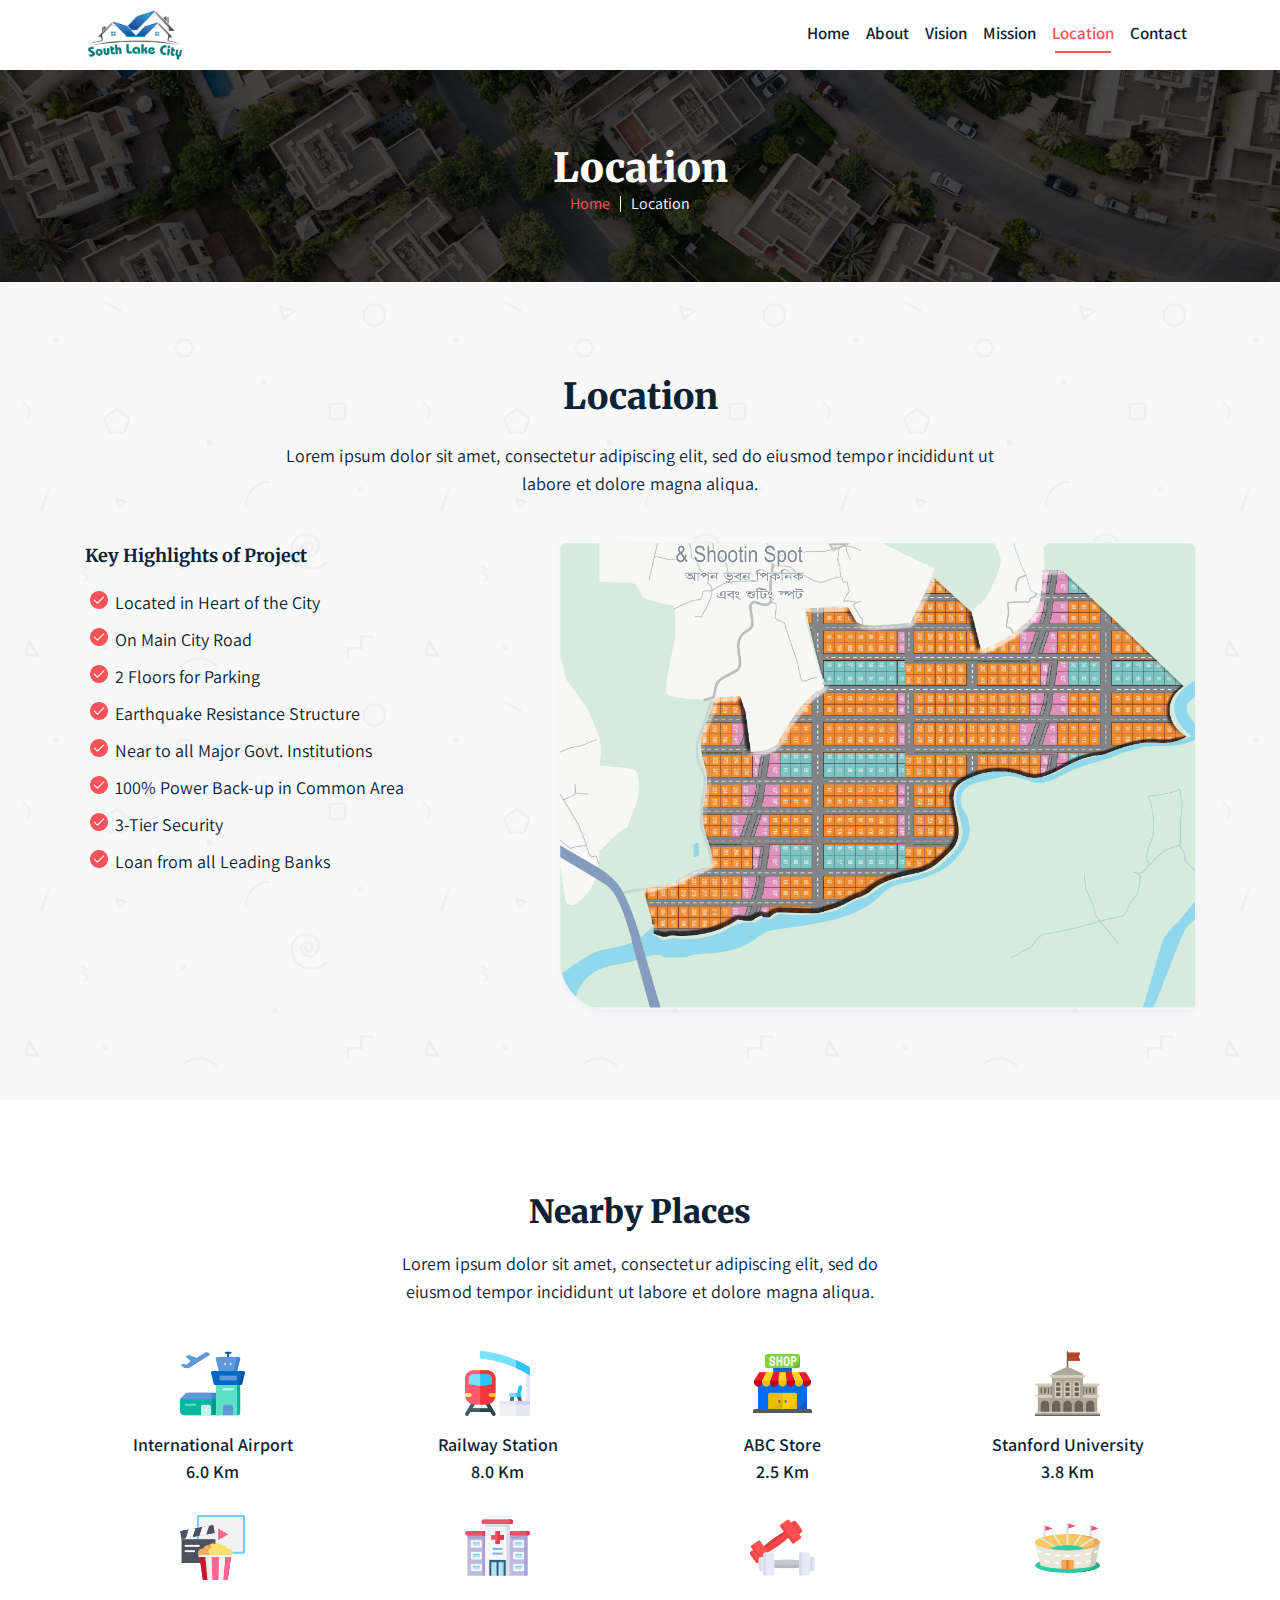
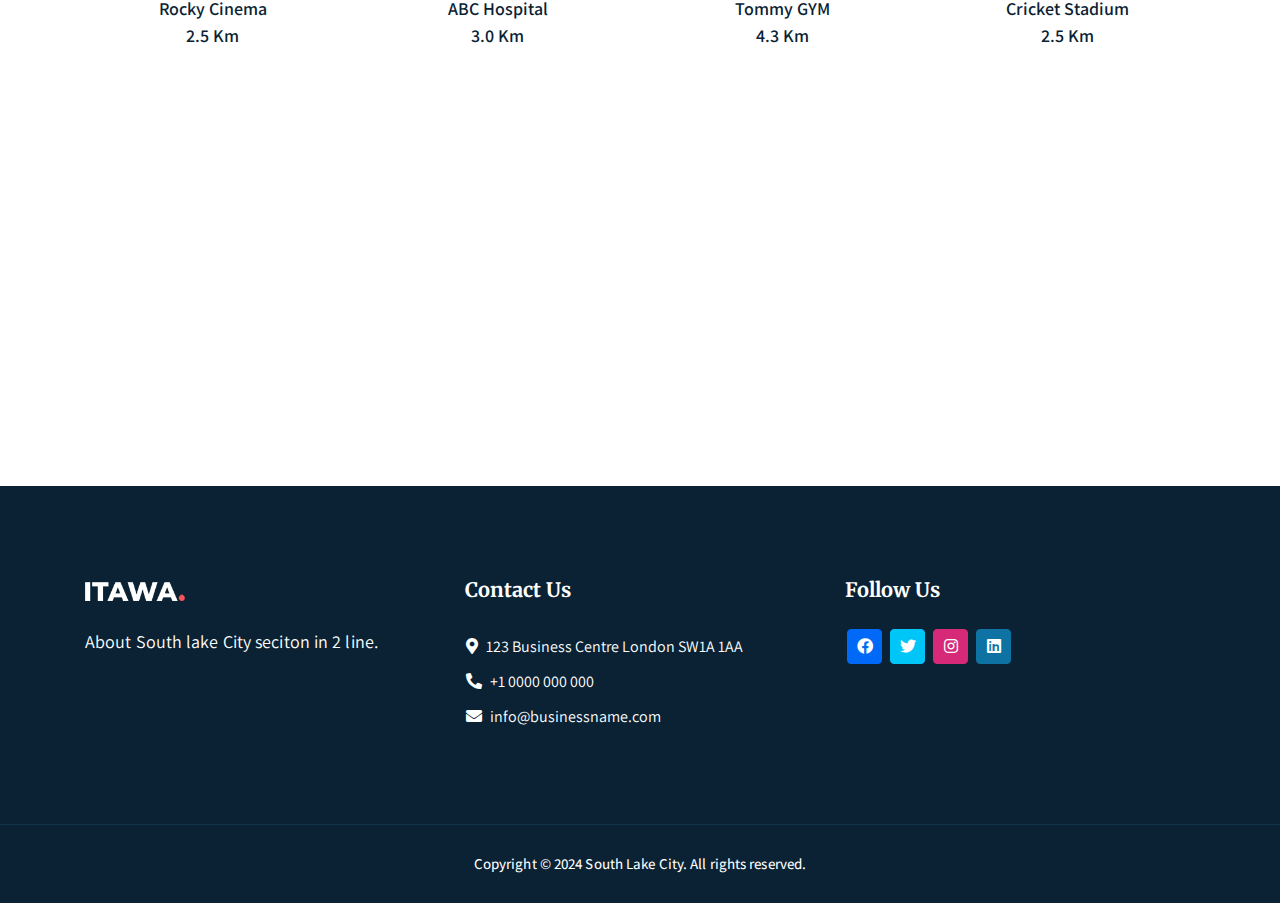
<file: location.html>
<!DOCTYPE html>
<html lang="en">

<!-- Mirrored from separateweb.com/itawa-template/home-1.html by HTTrack Website Copier/3.x [XR&CO'2014], Tue, 16 Jul 2024 05:55:05 GMT -->

<head>
    <!--website title-->
  <title>South Lake City</title>
    <!--seo-meta-tag-->
    <meta charset="UTF-8">
    <meta name="description" content="real estate, landing page, one page">
    <meta name="keywords" content="real estate, landing page, one page">
    <meta name="author" content="rajesh-doot">
    <meta name="viewport" content="width=device-width,initial-scale=1">
    <meta http-equiv="X-UA-Compatible" content="IE=edge">
    <!--website-favicon-->
    <link rel="icon" type="image/png" href="images/common/favicon.png">
    <!--plugin-scripts-->
    <link rel="stylesheet" href="css/magnific-popup.min.css">
    <link rel="stylesheet" href="css/bootstrap.min.css">
    <link rel="stylesheet" href="css/owl.carousel.min.css">
    <link rel="stylesheet" href="css/all.min.css">
    <!-- Link Swiper's CSS -->
    <link rel="stylesheet" href="https://cdn.jsdelivr.net/npm/swiper@11/swiper-bundle.min.css" />

    <!--google-fonts-->
    <link
        href="https://fonts.googleapis.com/css2?family=Assistant:wght@300;400;600;700;800&amp;family=Merriweather:ital,wght@0,300;0,400;0,700;0,900;1,300&amp;display=swap"
        rel="stylesheet">
    <!-- template-style-->
    <link rel="stylesheet" type="text/css" href="css/style.css">
    <link rel="stylesheet" type="text/css" href="css/responsive.css">
</head>

<body data-spy="scroll" data-target=".navbar" data-offset="100">
    <!--Start Header -->
    <header class="top-header inline-fix">
        <nav class="navbar navbar-expand-lg navbar-light justify-content-between navbar-mobile fixed-top">
            <div class="container">
                <a class="navbar-brand" href="index.html"> <img src="images/common/logo.png" alt="Logo" width="100"></a>
                <button class="navbar-toggler collapsed" type="button" data-toggle="collapse" data-target="#navbar4"
                    aria-controls="navbar4" aria-expanded="false" aria-label="Toggle navigation">
                    <span class="icon-bar top-bar"></span>
                    <span class="icon-bar middle-bar"></span>
                    <span class="icon-bar bottom-bar"></span>
                </button>
                <div class="collapse navbar-collapse" id="navbar4">
                    <ul class="mr-auto"></ul>
                    <ul class="navbar-nav">
                        <li class="nav-item"> <a class="nav-link" href="index.html">Home</a> </li>
                        <li class="nav-item"> <a class="nav-link" href="about.html">About </a> </li>
                        <li class="nav-item"> <a class="nav-link" href="vision.html">Vision</a> </li>
                        <li class="nav-item"> <a class="nav-link" href="mission.html">Mission</a> </li>
                        <li class="nav-item"> <a class="nav-link active" href="location.html">Location</a> </li>
                        <li class="nav-item"> <a class="nav-link" href="contact.html">Contact</a> </li>
                    </ul>
                </div>
            </div>
        </nav>
    </header>
    <!--End Header -->

    <!-- barcamed section start here  -->
    <section class="barcamed">
        <div class="container">
            <div class="row">
                <div class="col-md-12">
                    <div class="barcamed_box">
                        <div class="barcamed_content">
                            <h1>Location</h1>
                            <ul>
                                <li><a href="index.html">Home</a></li>
                                <li>Location</li>
                            </ul>
                        </div>
                    </div>
                </div>
            </div>
        </div>
    </section>



    <!--Start Location -->
    <section class="feature-section pad-tb">
        <div class="container">
            <div class="row justify-content-center">
                <div class="col-lg-8">
                    <div class="common-heading">
                        <h2>Location</h2>
                        <p>Lorem ipsum dolor sit amet, consectetur adipiscing elit, sed do eiusmod tempor incididunt ut
                            labore et
                            dolore magna aliqua.</p>
                    </div>
                </div>
            </div>
            <div class="row">
                <div class="col-lg-12">
                    <div class="about-feature">
                        <div class="row mt45">
                            <div class="col-lg-5">
                                <h4 class="h4-heading">Key Highlights of Project</h4>
                                <ul class="list-features">
                                    <li>Located in Heart of the City</li>
                                    <li>On Main City Road</li>
                                    <li>2 Floors for Parking</li>
                                    <li>Earthquake Resistance Structure</li>
                                    <li>Near to all Major Govt. Institutions</li>
                                    <li>100% Power Back-up in Common Area</li>
                                    <li>3-Tier Security</li>
                                    <li>Loan from all Leading Banks</li>
                                </ul>
                            </div>
                            <div class="col-lg-7">
                                <div class="feature-image"><img src="images/common/Louth-Lake-City-Map.gif"
                                        alt="feature-image" class="img-fluid"></div>
                            </div>
                        </div>
                    </div>
                </div>
            </div>
        </div>
    </section>
    <!--End Location -->

    <!-- map location  -->
    <section class="location-section pad-tb" id="location">
        <div class="container">
            <div class="row justify-content-center">
                <div class="col-lg-6">
                    <div class="common-heading-2 text-center">
                        <h2 class="mb15">Nearby Places</h2>
                        <p>Lorem ipsum dolor sit amet, consectetur adipiscing elit, sed do eiusmod tempor incididunt ut
                            labore et dolore magna aliqua.</p>
                    </div>
                </div>
            </div>
            <div class="row justify-content-between mt15">
                <div class="col-lg-12 mt30">

                    <ul class="loc-list">
                        <li><img src="images/icons/airport.png" alt="itawa"> International Airport <span>6.0 Km</span>
                        </li>
                        <li><img src="images/icons/railway-station.png" alt="itawa"> Railway Station <span>8.0 Km</span>
                        </li>
                        <li><img src="images/icons/shop.png" alt="itawa"> ABC Store <span>2.5 Km</span></li>
                        <li><img src="images/icons/university.png" alt="itawa"> Stanford University <span>3.8 Km</span>
                        </li>
                        <li><img src="images/icons/cinema.png" alt="itawa"> Rocky Cinema <span>2.5 Km</span></li>
                        <li><img src="images/icons/hospital.png" alt="itawa"> ABC Hospital<span> 3.0 Km</span></li>
                        <li><img src="images/icons/dumbbell.png" alt="itawa"> Tommy GYM <span>4.3 Km</span></li>
                        <li><img src="images/icons/stadium.png" alt="itawa"> Cricket Stadium <span>2.5 Km</span></li>
                    </ul>
                </div>


                <div class="col-lg-12 mt40">
                    <iframe
                        src="https://www.google.com/maps/embed?pb=!1m18!1m12!1m3!1d193595.15830869428!2d-74.119763973046!3d40.69766374874431!2m3!1f0!2f0!3f0!3m2!1i1024!2i768!4f13.1!3m3!1m2!1s0x89c24fa5d33f083b%3A0xc80b8f06e177fe62!2sNew%20York%2C%20NY%2C%20USA!5e0!3m2!1sen!2sin!4v1586724127818!5m2!1sen!2sin"
                        style="border:0" allowfullscreen="" aria-hidden="false" tabindex="0"></iframe>
                </div>

            </div>
        </div>
    </section>
    <!-- end map location  -->

    <!--Start Footer-->
    <footer>
        <div class="container">
            <div class="row">
                <div class="col-lg-4">
                    <div class="footer-">
                        <a href="javascript:void(0)"><img src="images/common/logo-footer.png" alt="logo"></a>
                    </div>
                    <p>About South lake City seciton in 2 line.</p>
                </div>
                <div class="col-lg-4 col-md-6">
                    <h3>Contact Us</h3>
                    <ul class="footer-address-list">
                        <li><i class="fas fa-map-marker-alt"></i> 123 Business Centre London SW1A 1AA</li>
                        <li><i class="fas fa-phone-alt"></i> <a href="tel:+10000000000">+1 0000 000 000</a></li>
                        <li><i class="fas fa-envelope"></i> <a
                                href="mailto:info@businessname.com">info@businessname.com</a></li>
                    </ul>
                </div>
                <div class="col-lg-4 col-md-6">
                    <h3>Follow Us</h3>
                    <div class="footer-social-media-icons">
                        <a href="javascript:void(0)" target="blank" class="facebook"><i class="fab fa-facebook"></i></a>
                        <a href="javascript:void(0)" target="blank" class="twitter"><i class="fab fa-twitter"></i></a>
                        <a href="javascript:void(0)" target="blank" class="instagram"><i
                                class="fab fa-instagram"></i></a>
                        <a href="javascript:void(0)" target="blank" class="linkedin"><i class="fab fa-linkedin"></i></a>
                    </div>
                </div>
            </div>
        </div>
        <div class="copyright">
            <div class="container">
                <div class="row">
                    <div class="col-lg-12">
                        <div class="footer-">
                            <p>Copyright © 2024 South Lake City. All rights reserved.</p>
                        </div>
                    </div>
                </div>
            </div>
        </div>
    </footer>
    <!--End Footer-->
    <!-- js placed at the end of the document so the pages load faster -->
    <script src="js/jquery.min.js"></script>
    <script src="js/bootstrap.min.js"></script>
    <script src="js/popper.min.js"></script>
    <script src="js/jquery.magnific-popup.min.js"></script>
    <script src="js/owl.carousel.js"></script>
    <script src="js/SmoothScroll.min.js"></script>
    <script src="js/validator.min.js"></script>
    <script src="js/form.js"></script>

    <!--common script file-->
    <script src="js/main.js"></script>
</body>

</html>
</file>
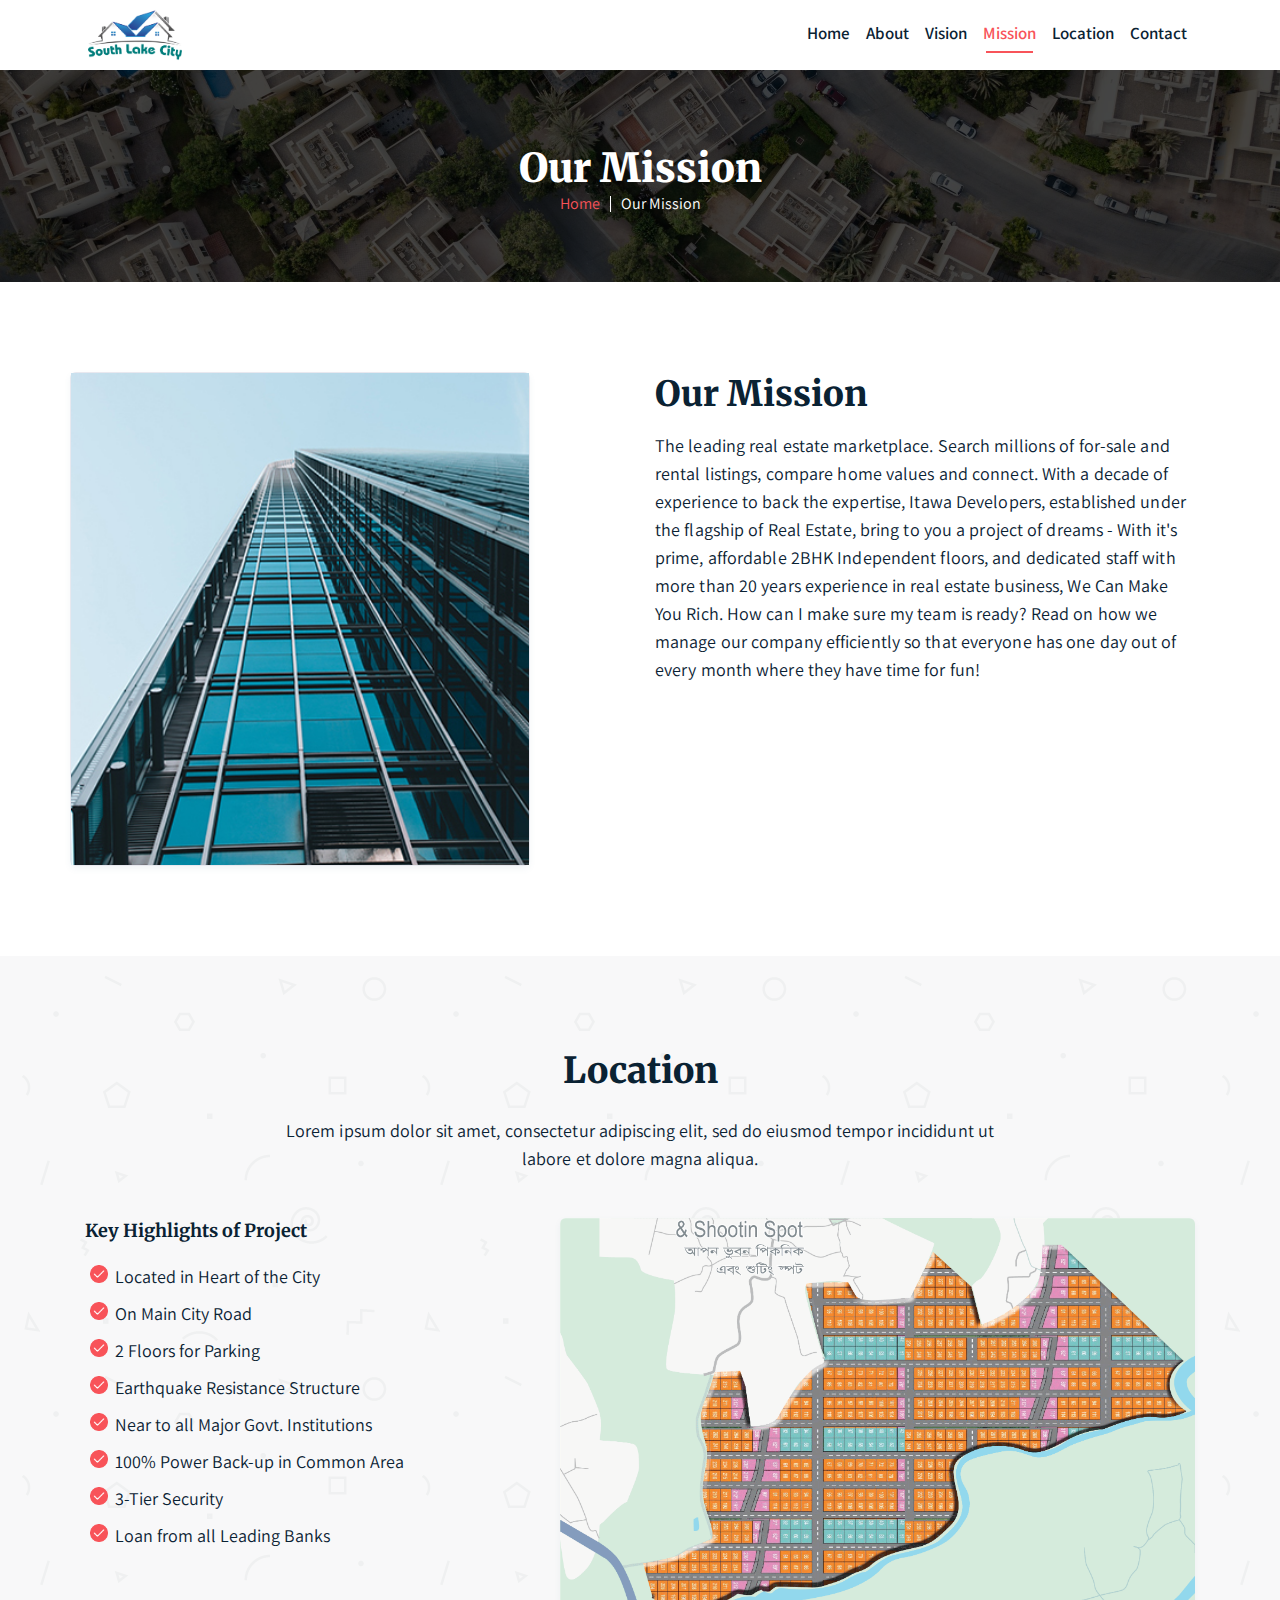
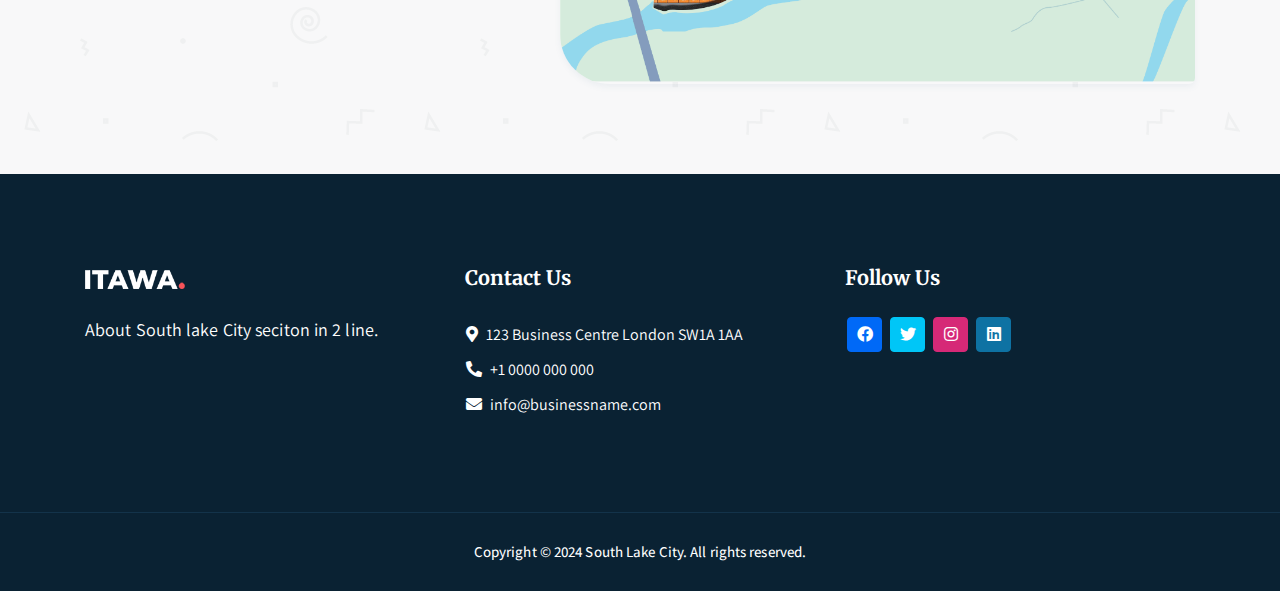
<file: mission.html>
<!DOCTYPE html>
<html lang="en">

<!-- Mirrored from separateweb.com/itawa-template/home-1.html by HTTrack Website Copier/3.x [XR&CO'2014], Tue, 16 Jul 2024 05:55:05 GMT -->

<head>
    <!--website title-->
  <title>South Lake City</title>
    <!--seo-meta-tag-->
    <meta charset="UTF-8">
    <meta name="description" content="real estate, landing page, one page">
    <meta name="keywords" content="real estate, landing page, one page">
    <meta name="author" content="rajesh-doot">
    <meta name="viewport" content="width=device-width,initial-scale=1">
    <meta http-equiv="X-UA-Compatible" content="IE=edge">
    <!--website-favicon-->
    <link rel="icon" type="image/png" href="images/common/favicon.png">
    <!--plugin-scripts-->
    <link rel="stylesheet" href="css/magnific-popup.min.css">
    <link rel="stylesheet" href="css/bootstrap.min.css">
    <link rel="stylesheet" href="css/owl.carousel.min.css">
    <link rel="stylesheet" href="css/all.min.css">
    <!-- Link Swiper's CSS -->
    <link rel="stylesheet" href="https://cdn.jsdelivr.net/npm/swiper@11/swiper-bundle.min.css" />

    <!--google-fonts-->
    <link
        href="https://fonts.googleapis.com/css2?family=Assistant:wght@300;400;600;700;800&amp;family=Merriweather:ital,wght@0,300;0,400;0,700;0,900;1,300&amp;display=swap"
        rel="stylesheet">
    <!-- template-style-->
    <link rel="stylesheet" type="text/css" href="css/style.css">
    <link rel="stylesheet" type="text/css" href="css/responsive.css">
</head>

<body data-spy="scroll" data-target=".navbar" data-offset="100">
    <!--Start Header -->
    <header class="top-header inline-fix">
        <nav class="navbar navbar-expand-lg navbar-light justify-content-between navbar-mobile fixed-top">
            <div class="container">
                <a class="navbar-brand" href="index.html"> <img src="images/common/logo.png" alt="Logo" width="100"></a>
                <button class="navbar-toggler collapsed" type="button" data-toggle="collapse" data-target="#navbar4"
                    aria-controls="navbar4" aria-expanded="false" aria-label="Toggle navigation">
                    <span class="icon-bar top-bar"></span>
                    <span class="icon-bar middle-bar"></span>
                    <span class="icon-bar bottom-bar"></span>
                </button>
                <div class="collapse navbar-collapse" id="navbar4">
                    <ul class="mr-auto"></ul>
                    <ul class="navbar-nav">
                        <li class="nav-item"> <a class="nav-link" href="index.html">Home</a> </li>
                        <li class="nav-item"> <a class="nav-link" href="about.html">About </a> </li>
                        <li class="nav-item"> <a class="nav-link" href="vision.html">Vision</a> </li>
                        <li class="nav-item"> <a class="nav-link active" href="mission.html">Mission</a> </li>
                        <li class="nav-item"> <a class="nav-link" href="location.html">Location</a> </li>
                        <li class="nav-item"> <a class="nav-link" href="contact.html">Contact</a> </li>
                    </ul>
                </div>
            </div>
        </nav>
    </header>
    <!--End Header -->

    <!-- barcamed section start here  -->
    <section class="barcamed">
        <div class="container">
            <div class="row">
                <div class="col-md-12">
                    <div class="barcamed_box">
                        <div class="barcamed_content">
                            <h1>Our Mission</h1>
                            <ul>
                                <li><a href="index.html">Home</a></li>
                                <li>Our Mission</li>
                            </ul>
                        </div>
                    </div>
                </div>
            </div>
        </div>
    </section>

    <!-- our mission section start  -->
    <section class="aboutoitawa pad-tb" id="about">
        <div class="container">
            <div class="row justify-content-between">

                <div class="col-lg-5 pl0 m-mt30" id="form">
                    <div class="form-block">
                        <img src="images/apartments/apartment-1.jpg" alt="" class="img-fluid w-100 "
                            style="object-fit: cover;">
                    </div>
                </div>
                <div class="col-lg-6">
                    <div class="common-heading-2">
                        <h2 class="mb15 h2">Our Mission</h2>
                        <p>The leading real estate marketplace. Search millions of for-sale and rental listings, compare
                            home values
                            and connect. With a decade of experience to back the expertise, Itawa Developers,
                            established under the
                            flagship of Real Estate, bring to you a project of dreams - With it's prime, affordable 2BHK
                            Independent
                            floors, and dedicated staff with more than 20 years experience in real estate business, We
                            Can Make You
                            Rich. How can I make sure my team is ready? Read on how we manage our company efficiently so
                            that everyone
                            has one day out of every month where they have time for fun! </p>
                    </div>
                </div>

            </div>

        </div>
    </section>
    <!-- our mission section end  -->

      <!--Start Location -->
  <section class="feature-section pad-tb">
    <div class="container">
      <div class="row justify-content-center">
        <div class="col-lg-8">
          <div class="common-heading">
            <h2>Location</h2>
            <p>Lorem ipsum dolor sit amet, consectetur adipiscing elit, sed do eiusmod tempor incididunt ut labore et
              dolore magna aliqua.</p>
          </div>
        </div>
      </div>
      <div class="row">
        <div class="col-lg-12">
          <div class="about-feature">
            <div class="row mt45">
              <div class="col-lg-5">
                <h4 class="h4-heading">Key Highlights of Project</h4>
                <ul class="list-features">
                  <li>Located in Heart of the City</li>
                  <li>On Main City Road</li>
                  <li>2 Floors for Parking</li>
                  <li>Earthquake Resistance Structure</li>
                  <li>Near to all Major Govt. Institutions</li>
                  <li>100% Power Back-up in Common Area</li>
                  <li>3-Tier Security</li>
                  <li>Loan from all Leading Banks</li>
                </ul>
              </div>
              <div class="col-lg-7">
                <div class="feature-image"><img src="images/common/Louth-Lake-City-Map.gif" alt="feature-image"
                    class="img-fluid"></div>
              </div>
            </div>
          </div>
        </div>
      </div>
    </div>
  </section>
  <!--End Location -->


    <!--Start Footer-->
    <footer>
        <div class="container">
            <div class="row">
                <div class="col-lg-4">
                    <div class="footer-">
                        <a href="javascript:void(0)"><img src="images/common/logo-footer.png" alt="logo"></a>
                    </div>
                    <p>About South lake City seciton in 2 line.</p>
                </div>
                <div class="col-lg-4 col-md-6">
                    <h3>Contact Us</h3>
                    <ul class="footer-address-list">
                        <li><i class="fas fa-map-marker-alt"></i> 123 Business Centre London SW1A 1AA</li>
                        <li><i class="fas fa-phone-alt"></i> <a href="tel:+10000000000">+1 0000 000 000</a></li>
                        <li><i class="fas fa-envelope"></i> <a
                                href="mailto:info@businessname.com">info@businessname.com</a></li>
                    </ul>
                </div>
                <div class="col-lg-4 col-md-6">
                    <h3>Follow Us</h3>
                    <div class="footer-social-media-icons">
                        <a href="javascript:void(0)" target="blank" class="facebook"><i class="fab fa-facebook"></i></a>
                        <a href="javascript:void(0)" target="blank" class="twitter"><i class="fab fa-twitter"></i></a>
                        <a href="javascript:void(0)" target="blank" class="instagram"><i
                                class="fab fa-instagram"></i></a>
                        <a href="javascript:void(0)" target="blank" class="linkedin"><i class="fab fa-linkedin"></i></a>
                    </div>
                </div>
            </div>
        </div>
        <div class="copyright">
            <div class="container">
                <div class="row">
                    <div class="col-lg-12">
                        <div class="footer-">
                            <p>Copyright © 2024 South Lake City. All rights reserved.</p>
                        </div>
                    </div>
                </div>
            </div>
        </div>
    </footer>
    <!--End Footer-->
    <!-- js placed at the end of the document so the pages load faster -->
    <script src="js/jquery.min.js"></script>
    <script src="js/bootstrap.min.js"></script>
    <script src="js/popper.min.js"></script>
    <script src="js/jquery.magnific-popup.min.js"></script>
    <script src="js/owl.carousel.js"></script>
    <script src="js/SmoothScroll.min.js"></script>
    <script src="js/validator.min.js"></script>
    <script src="js/form.js"></script>

    <!--common script file-->
    <script src="js/main.js"></script>
</body>

</html>
</file>
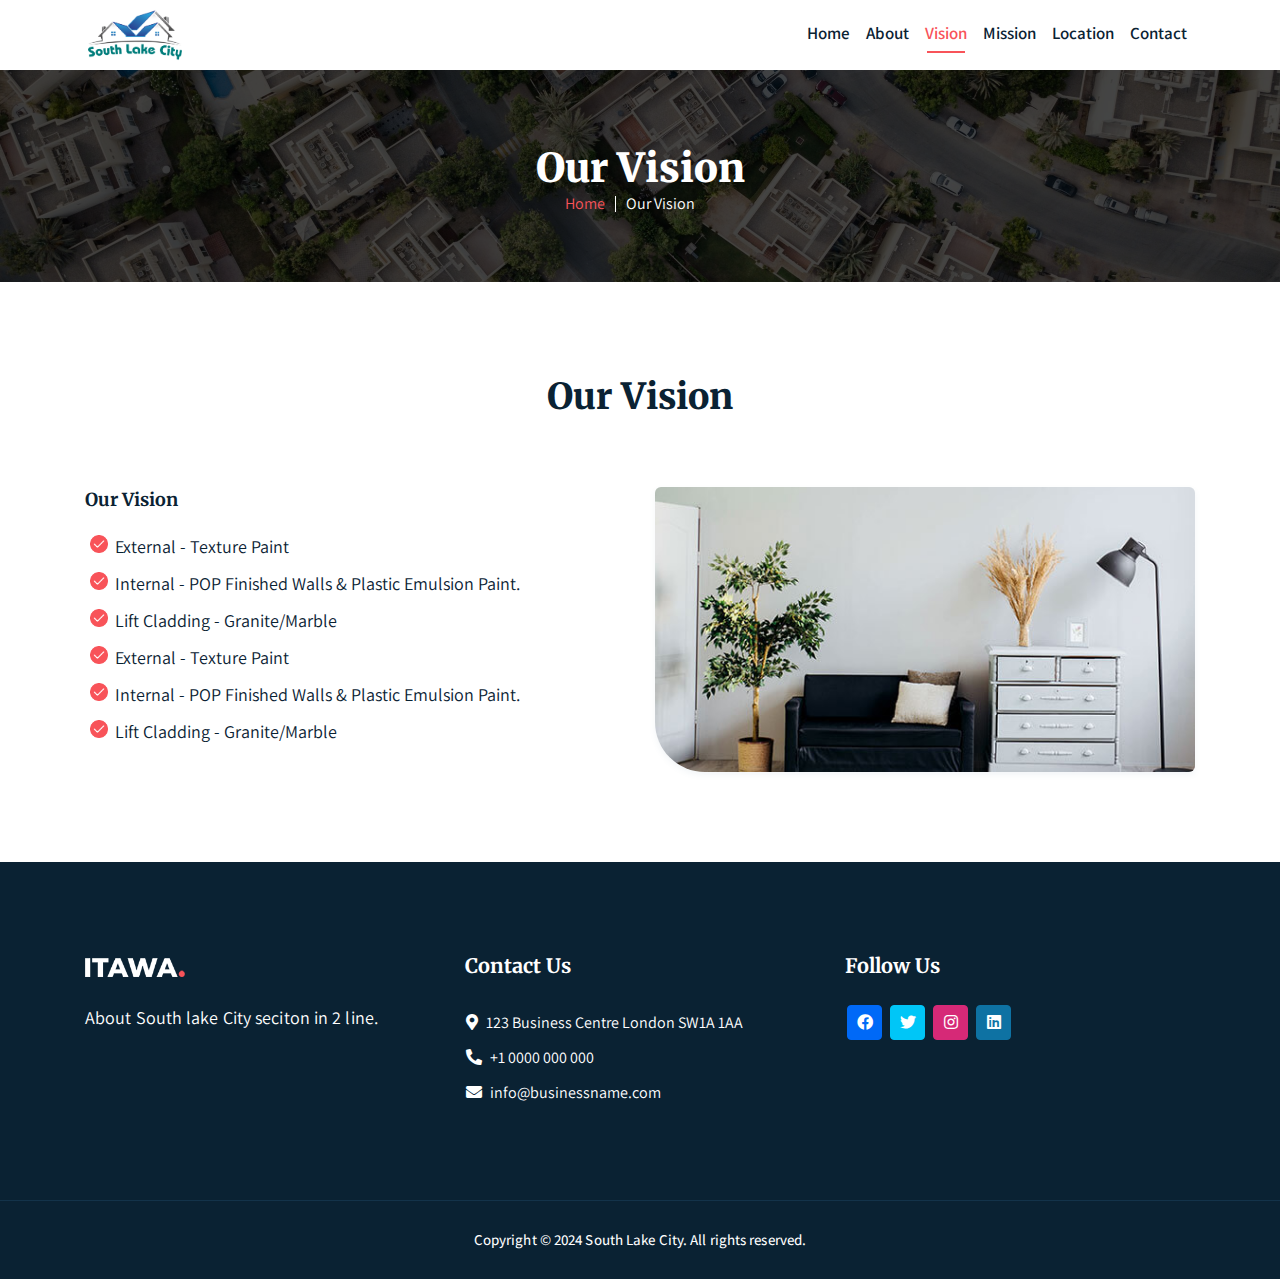
<file: vision.html>
<!DOCTYPE html>
<html lang="en">


<head>
    <!--website title-->
  <title>South Lake City</title>
    <!--seo-meta-tag-->
    <meta charset="UTF-8">
    <meta name="description" content="real estate, landing page, one page">
    <meta name="keywords" content="real estate, landing page, one page">
    <meta name="author" content="rajesh-doot">
    <meta name="viewport" content="width=device-width,initial-scale=1">
    <meta http-equiv="X-UA-Compatible" content="IE=edge">
    <!--website-favicon-->
    <link rel="icon" type="image/png" href="images/common/favicon.png">
    <!--plugin-scripts-->
    <link rel="stylesheet" href="css/magnific-popup.min.css">
    <link rel="stylesheet" href="css/bootstrap.min.css">
    <link rel="stylesheet" href="css/owl.carousel.min.css">
    <link rel="stylesheet" href="css/all.min.css">
    <!-- Link Swiper's CSS -->
    <link rel="stylesheet" href="https://cdn.jsdelivr.net/npm/swiper@11/swiper-bundle.min.css" />

    <!--google-fonts-->
    <link
        href="https://fonts.googleapis.com/css2?family=Assistant:wght@300;400;600;700;800&amp;family=Merriweather:ital,wght@0,300;0,400;0,700;0,900;1,300&amp;display=swap"
        rel="stylesheet">
    <!-- template-style-->
    <link rel="stylesheet" type="text/css" href="css/style.css">
    <link rel="stylesheet" type="text/css" href="css/responsive.css">
</head>

<body data-spy="scroll" data-target=".navbar" data-offset="100">
    <!--Start Header -->
    <header class="top-header inline-fix">
        <nav class="navbar navbar-expand-lg navbar-light justify-content-between navbar-mobile fixed-top">
            <div class="container">
                <a class="navbar-brand" href="index.html"> <img src="images/common/logo.png" alt="Logo" width="100"></a>
                <button class="navbar-toggler collapsed" type="button" data-toggle="collapse" data-target="#navbar4"
                    aria-controls="navbar4" aria-expanded="false" aria-label="Toggle navigation">
                    <span class="icon-bar top-bar"></span>
                    <span class="icon-bar middle-bar"></span>
                    <span class="icon-bar bottom-bar"></span>
                </button>
                <div class="collapse navbar-collapse" id="navbar4">
                    <ul class="mr-auto"></ul>
                    <ul class="navbar-nav">
                        <li class="nav-item"> <a class="nav-link" href="index.html">Home</a> </li>
                        <li class="nav-item"> <a class="nav-link" href="about.html">About </a> </li>
                        <li class="nav-item"> <a class="nav-link active" href="vision.html">Vision</a> </li>
                        <li class="nav-item"> <a class="nav-link" href="mission.html">Mission</a> </li>
                        <li class="nav-item"> <a class="nav-link" href="location.html">Location</a> </li>
                        <li class="nav-item"> <a class="nav-link" href="contact.html">Contact</a> </li>
                    </ul>
                </div>
            </div>
        </nav>
    </header>
    <!--End Header -->

    <!-- barcamed section start here  -->
    <section class="barcamed">
        <div class="container">
            <div class="row">
                <div class="col-md-12">
                    <div class="barcamed_box">
                        <div class="barcamed_content">
                            <h1>Our Vision</h1>
                            <ul>
                                <li><a href="index.html">Home</a></li>
                                <li>Our Vision</li>
                            </ul>
                        </div>
                    </div>
                </div>
            </div>
        </div>
    </section>

    <!--Start Our vision-->
    <section class="specification-section pad-tb" id="specification">
        <div class="container">
            <div class="row justify-content-center">
                <div class="col-lg-6">
                    <div class="common-heading">
                        <h2>Our Vision</h2>
                    </div>
                </div>
            </div>
            <div class="row">
                <div class="col-lg-12">
                    <div class="about-feature">
                        <div class="tab-content mt45" id="myTabContent">
                            <div class="tab-pane fade show active" id="wall" role="tabpanel" aria-labelledby="wall-tab">
                                <div class="row">
                                    <div class="col-lg-6">
                                        <h4 class="h4-heading">Our Vision</h4>
                                        <ul class="list-features">
                                            <li>External - Texture Paint</li>
                                            <li>Internal - POP Finished Walls & Plastic Emulsion Paint.</li>
                                            <li>Lift Cladding - Granite/Marble</li>
                                            <li>External - Texture Paint</li>
                                            <li>Internal - POP Finished Walls & Plastic Emulsion Paint.</li>
                                            <li>Lift Cladding - Granite/Marble</li>
                                        </ul>
                                    </div>
                                    <div class="col-lg-6">
                                        <div class="feature-image">
                                            <img src="images/common/feature-image-2.jpg" alt="feature-image"
                                                class="img-fluid">
                                        </div>
                                    </div>
                                </div>
                            </div>
                            <div class="tab-pane fade" id="floor" role="tabpanel" aria-labelledby="floor-tab">
                                <div class="row">
                                    <div class="col-lg-6">
                                        <h4 class="h4-heading">Flooring</h4>
                                        <ul class="list-features">
                                            <li>Living/Dining/Bedroom - Vitrified Tile</li>
                                            <li>Balcony - Anti Skid Ceramic Tile</li>
                                            <li>Lift Lobby & Staircase - Granite/Marble</li>
                                            <li>Living/Dining/Bedroom - Vitrified Tile</li>
                                            <li>Balcony - Anti Skid Ceramic Tile</li>
                                            <li>Lift Lobby & Staircase - Granite/Marble</li>
                                        </ul>
                                    </div>
                                    <div class="col-lg-6">
                                        <div class="feature-image">
                                            <img src="images/common/feature-image-2.jpg" alt="feature-image"
                                                class="img-fluid">
                                        </div>
                                    </div>
                                </div>
                            </div>
                            <div class="tab-pane fade" id="toilet" role="tabpanel" aria-labelledby="toilet-tab">
                                <div class="row">
                                    <div class="col-lg-6">
                                        <h4 class="h4-heading">Toilet Fittings</h4>
                                        <ul class="list-features">
                                            <li>Wall - Designer Ceramic Tiles up to 7 Ft</li>
                                            <li>Flooring - Anti Skid Tiles</li>
                                            <li>Fitting - Branded C.P. Bath Fitting & Sanitary Ware</li>
                                            <li>Internal Fitting - Branded PVC & CPVC Fitting</li>
                                            <li>Others - Provision for Geyser & Exhaust</li>
                                        </ul>
                                    </div>
                                    <div class="col-lg-6">
                                        <div class="feature-image">
                                            <img src="images/common/feature-image-2.jpg" alt="feature-image"
                                                class="img-fluid">
                                        </div>
                                    </div>
                                </div>
                            </div>
                            <div class="tab-pane fade" id="kitchen" role="tabpanel" aria-labelledby="kitchen-tab">
                                <div class="row">
                                    <div class="col-lg-6">
                                        <h4 class="h4-heading">Kitchen</h4>
                                        <ul class="list-features">
                                            <li>Flooring - Vitrified Tile</li>
                                            <li>Wall Finished - Ceramic Tiles Up to 2 Ft. above counter</li>
                                            <li>Kitchen Counter - Granite Top With Stainless Steel Sink</li>
                                            <li>Fittings & Fixtures - Branded C.P Fittings, Provision For Chimney,
                                                Exhaust fan, R.O. & Geyser
                                            </li>
                                        </ul>
                                    </div>
                                    <div class="col-lg-6">
                                        <div class="feature-image">
                                            <img src="images/common/feature-image-2.jpg" alt="feature-image"
                                                class="img-fluid">
                                        </div>
                                    </div>
                                </div>
                            </div>
                        </div>
                    </div>
                </div>
            </div>
        </div>
    </section>
    <!--End Specification-->


    <!--Start Footer-->
    <footer>
        <div class="container">
            <div class="row">
                <div class="col-lg-4">
                    <div class="footer-">
                        <a href="javascript:void(0)"><img src="images/common/logo-footer.png" alt="logo"></a>
                    </div>
                    <p>About South lake City seciton in 2 line.</p>
                </div>
                <div class="col-lg-4 col-md-6">
                    <h3>Contact Us</h3>
                    <ul class="footer-address-list">
                        <li><i class="fas fa-map-marker-alt"></i> 123 Business Centre London SW1A 1AA</li>
                        <li><i class="fas fa-phone-alt"></i> <a href="tel:+10000000000">+1 0000 000 000</a></li>
                        <li><i class="fas fa-envelope"></i> <a
                                href="mailto:info@businessname.com">info@businessname.com</a></li>
                    </ul>
                </div>
                <div class="col-lg-4 col-md-6">
                    <h3>Follow Us</h3>
                    <div class="footer-social-media-icons">
                        <a href="javascript:void(0)" target="blank" class="facebook"><i class="fab fa-facebook"></i></a>
                        <a href="javascript:void(0)" target="blank" class="twitter"><i class="fab fa-twitter"></i></a>
                        <a href="javascript:void(0)" target="blank" class="instagram"><i
                                class="fab fa-instagram"></i></a>
                        <a href="javascript:void(0)" target="blank" class="linkedin"><i class="fab fa-linkedin"></i></a>
                    </div>
                </div>
            </div>
        </div>
        <div class="copyright">
            <div class="container">
                <div class="row">
                    <div class="col-lg-12">
                        <div class="footer-">
                            <p>Copyright © 2024 South Lake City. All rights reserved.</p>
                        </div>
                    </div>
                </div>
            </div>
        </div>
    </footer>
    <!--End Footer-->
    <!-- js placed at the end of the document so the pages load faster -->
    <script src="js/jquery.min.js"></script>
    <script src="js/bootstrap.min.js"></script>
    <script src="js/popper.min.js"></script>
    <script src="js/jquery.magnific-popup.min.js"></script>
    <script src="js/owl.carousel.js"></script>
    <script src="js/SmoothScroll.min.js"></script>
    <script src="js/validator.min.js"></script>
    <script src="js/form.js"></script>

    <!--common script file-->
    <script src="js/main.js"></script>
</body>

</html>
</file>
<file: css/style.css>
::-webkit-scrollbar {
    width: 8px
}

::-webkit-scrollbar-track {
    background: #e8e8e8
}

::-webkit-scrollbar-thumb {
    background: #f85359
}

::-webkit-scrollbar-thumb:hover {
    background: #e2494f
}

* {
    -webkit-font-smoothing: antialiased;
    -moz-os-font-smoothing: grayscale;
    box-sizing: border-box;
    padding: 0;
    margin: 0
}

.agent-photo,
.amenities-card,
.cta,
.fixed-top,
.floor-plans,
.form-block button,
.form-block input,
.gallery-,
.nav-item a,
.project-card-,
.reviews-card,
.top-header .nav-link,
.top-header .nav-link:hover,
.top-header .sticky {
    -moz-transition: all .5s;
    -o-transition: all .5s;
    -webkit-transition: all .5s;
    transition: all .5s
}

body {
    font-family: Assistant, sans-serif;
    color: #0a2233;
    font-weight: 400;
    font-style: normal;
    font-size: 18px
}

h1,
h2,
h3,
h4,
h5,
h6 {
    font-family: Merriweather, serif;
    font-weight: 900
}

h1,
h2,
h3,
h4,
h5,
h6,
p,
ul {
    margin: 0;
    padding: 0
}

p {
    font-size: 18px;
    font-weight: 400;
    line-height: 1.5;
    letter-spacing: .1px
}

ul {
    list-style: none
}

a:hover {
    text-decoration: none
}

button:focus {
    outline: 0 !important
}

.padbtm0 {
    padding-bottom: 0 !important
}

.mt45 {
    margin-top: 45px
}

.mt15 {
    margin-top: 15px
}

.pad-tb {
    padding-top: 90px;
    padding-bottom: 90px
}

.common-heading {
    padding: 0;
    text-align: center
}

.common-heading h2 {
    font-weight: 800;
    font-size: 36px;
    margin-bottom: 20px
}

.common-heading p {
    font-size: 18px
}

.v-center {
    align-self: center
}

.navbar-toggler {
    background-color: #fff;
    border: 1px solid #fff
}

.top-header .sticky {
    background: #fff;
    -webkit-box-shadow: 0 4px 6px 0 rgba(12, 0, 46, .08);
    box-shadow: 0 4px 6px 0 rgba(12, 0, 46, .08)
}

html body .top-header.header-2 .sticky .nav-link:hover {
    color: #f85359
}

.top-header .nav-link:hover .nav-number {
    color: #f85359 !important
}

.top-header .nav-link {
    font-weight: 600;
    font-size: 17px;
    color: #0a2233
}

.navbar-light .navbar-nav .nav-link {
    color: rgb(10 34 51)
}

.top-header .nav-link.active {
    color: #f85359 !important
}

.top-header .nav-link.active:after {
    transition: all .2s linear 0s;
    background: #f85359;
    width: 90%
}

.top-header .nav-link:after {
    content: '';
    display: block;
    height: 2px;
    text-align: center;
    left: 0;
    right: 0;
    width: 0;
    float: none;
    background: #f85359;
    transition: width .4s ease, background-color .4s ease;
    -webkit-transform: translateX(0);
    -ms-transform: translateX(0);
    -o-transform: translateX(0);
    transform: translateX(0);
    -webkit-transition: all .4s;
    -o-transition: all .4s;
    transition: all .4s;
    margin: 0 auto 0;
    position: relative;
    bottom: -4px
}

.fixed-top {
    position: fixed;
    top: 0;
    right: 0;
    left: 0;
    z-index: 1030;
    padding-top: 0;
    padding-bottom: 0;
    height: 70px
}

.brand-logo a {
    display: block
}

.header-right ul li:after {
    content: "";
    position: absolute;
    border-right: 1px solid #eee;
    height: 30px;
    right: -12px;
    top: 10px
}

.header-right ul li:last-child:after {
    content: "";
    position: absolute;
    border-right: 0 solid #eee
}

.hero-section {
    position: relative;
    overflow: hidden;
    background: url(../images/hero/hero-bg.png) #fff;
    padding-top: 170px;
    padding-bottom: 170px;
    background-repeat: no-repeat;
    background-position: bottom center;
    background-size: cover
}

.header-heading {
    margin: 0 50px 0 0
}

.header-heading h1 {
    font-weight: 700;
    font-size: 55px;
    line-height: 1.3;
    margin-bottom: 25px
}

.header-heading p {
    font-size: 18px;
    line-height: 1.5;
    margin-bottom: 35px;
    font-weight: 500
}

.single-image .item {
    border-radius: 6px 6px 6px 50px;
    overflow: hidden
}

.owl-item.active.center .item {
    opacity: 1;
    -webkit-transform: scale3d(1, 1, 1);
    transform: scale3d(1, 1, 1)
}

.owl-carousel .owl-dots .owl-dot.active span,
.owl-carousel .owl-dots .owl-dot:hover span {
    background: #f85359;
    transform: translate3d(0, -50%, 0) scale(.7);
    transition: all 250ms ease-out 0s
}

.owl-carousel .owl-dots {
    display: inline-block;
    width: 100%;
    text-align: center;
    margin: 20px 0 0 0;
    position: absolute;
    transition: all 250ms ease-out 0s
}

.owl-carousel .owl-dots .owl-dot {
    display: inline-block
}

.owl-carousel .owl-dots .owl-dot span {
    background: #f85359;
    display: inline-block;
    height: 20px;
    margin: 0 2px 5px;
    transform: translate3d(0, -50%, 0) scale(.3);
    transform-origin: 50% 50% 0;
    transition: all 250ms ease-out 0s;
    width: 20px
}

.project-card-:hover {
    box-shadow: 0 0 10px #e6e3e3;
    top: -5px
}

.project-card- {
    border-radius: 6px;
    overflow: hidden;
    background: #fff;
    -webkit-box-shadow: 0 3px 6px rgba(91, 130, 148, .08);
    box-shadow: 0 3px 6px rgba(91, 130, 148, .08);
    top: 0;
    position: relative
}

.project-card img {
    width: 100%
}

.apartments-list {
    overflow-x: hidden;
    background: #fff;
    padding-bottom: 80px
}

.apartments-list .mt45 {
    margin-top: 35px
}

.apartments-list .owl-stage {
    padding-bottom: 10px;
    padding-top: 10px
}

.apartments-list .owl-stage-outer {
    position: relative
}

.home-details {
    padding: 20px;
    border: 1px solid #e8e8ef;
    border-radius: 0 0 6px 6px
}

.home-details h3 {
    font-weight: 700;
    font-size: 18px;
    line-height: 1.5;
    margin: 0 0 4px 0
}

.feature-list {
    margin: 10px 0 0 0;
    color: #0a2233
}

.feature-list li {
    display: inline-block;
    padding: 0 15px 0 0
}

.feature-list li i {
    padding: 0 5px 0 0;
    font-size: 16px
}

.feature-section {
    background: url(../images/common/dot.png) #f4f6f8
}

.feature-image {
    border-radius: 6px 6px 6px 50px;
    overflow: hidden;
    -webkit-box-shadow: 0 3px 6px rgba(91, 130, 148, .08);
    box-shadow: 0 3px 6px rgba(91, 130, 148, .08)
}

.amenities-section {
    background: #fff
}

.amenities-card:hover {
    box-shadow: 0 0 10px #e6e3e3;
    top: -5px
}

.amenities-card {
    text-align: center;
    background: #fff5f5;
    border-radius: 6px;
    padding: 20px;
    margin: 5px 0;
    -webkit-box-shadow: 0 3px 6px rgba(91, 130, 148, .08);
    box-shadow: 0 3px 6px rgba(91, 130, 148, .08);
    top: 0;
    position: relative;
    border: 1px solid #fee4e5;
    cursor: grab
}

.amenities-card-icon-section {
    width: 70px;
    margin: 0 auto 15px;
    background: rgba(248, 83, 89, .1);
    border-radius: 32% 68% 64% 36%/39% 58% 42% 61%;
    padding: 8px
}

.amenities-card h3 {
    font-weight: 700;
    font-size: 18px;
    line-height: 1.5;
    margin: 0 0 4px 0
}

.amenities-card p {
    font-size: 16px
}

.floor-plans:hover {
    box-shadow: 0 0 10px #e6e3e3;
    top: -5px
}

.floor-plans {
    text-align: center;
    margin-top: 30px;
    border-radius: 6px;
    overflow: hidden;
    background: #fff;
    -webkit-box-shadow: 0 3px 6px rgba(91, 130, 148, .08);
    box-shadow: 0 3px 6px rgba(91, 130, 148, .08);
    top: 0;
    position: relative
}

.floor-plans h3 {
    font-weight: 700;
    font-size: 18px;
    line-height: 1.5;
    padding: 20px;
    border: 1px solid #e8e8ef;
    border-radius: 0 0 6px 6px
}

.floor-plans a {
    display: block
}

.floor-img {
    display: block;
    border-radius: 6px;
    width: 100%
}

.floor-img img {
    width: 100%
}

.nav-filter {
    margin: 45px auto 0;
    display: table
}

.nav-filter .nav-tabs {
    border-bottom: 0 solid #dee2e6
}

.nav-filter .nav-item .nav-link1.active {
    color: #fff;
    background: #f85359
}

.nav-tabs .nav-item {
    margin: 0 10px 10px 10px
}

.nav-filter .nav-item .nav-link1 {
    color: #0a2233;
    line-height: 1;
    font-family: Merriweather;
    padding: 10px 20px;
    border: 0;
    background: #ffd9d5;
    border-radius: 6px;
    font-size: 15px;
    text-align: center;
    display: block
}

.specification-section {
    background: #fff
}

.list-features li {
    color: #0a2233;
    background: url(../images/common/check-mark.png);
    background-size: 18px;
    background-repeat: no-repeat;
    background-position: 5px 2px;
    padding-left: 30px;
    margin-top: 10px
}

.h4-heading {
    font-size: 18px;
    font-weight: 700;
    margin: 0 0 20px 0
}

.cta-section:before {
    content: "";
    position: absolute;
    background: rgba(10, 34, 51, .9);
    height: 100%;
    width: 100%;
    top: 0;
    right: 0;
    left: 0
}

.cta-section {
    background: url(../images/common/dots.png);
    position: relative
}

.mt30 {
    margin-top: 30px
}

.mt30a {
    margin-top: 30px
}

.cta-heading p {
    font-size: 36px;
    font-weight: 800;
    color: #fff;
    line-height: 1.5;
    font-family: Merriweather
}

.cta:hover {
    background-color: #0a2233;
    color: #fff;
    top: -5px;
    box-shadow: 0 5px 10px rgba(10, 34, 51, .2)
}

.cta {
    font-size: 16px;
    font-weight: 400;
    font-family: Merriweather;
    padding: 0 45px;
    line-height: 60px;
    text-align: center;
    outline: 0;
    color: #fff;
    background-color: #f85359;
    border: none;
    border-radius: 6px;
    display: inline-block;
    -webkit-box-shadow: 0 3px 6px rgba(91, 130, 148, .08);
    box-shadow: 0 3px 6px rgba(91, 130, 148, .08);
    top: 0;
    position: relative
}

.cta:hover {
    color: #fff
}

.mt20 {
    margin-top: 12px
}

.cta-text {
    align-self: center
}

.gallery-section {
    background: #f4f6f8
}

.gallery-:hover {
    box-shadow: 0 0 10px #e6e3e3;
    top: -5px
}

.gallery- {
    position: relative;
    top: 0;
    -webkit-box-shadow: 0 3px 6px rgba(91, 130, 148, .08);
    box-shadow: 0 3px 6px rgba(91, 130, 148, .08);
    margin: 30px 0 0 0
}

.gallery- a img {
    display: block;
    border-radius: 6px
}

.location-section iframe {
    width: 100%;
    height: 300px;
    border-radius: 6px
}

.loc-adlit li {
    list-style: none;
    padding: 0 0 5px 0;
    font-size: 16px
}

.loc-adlit li span {
    list-style: none;
    text-align: right;
    float: right;
    font-weight: 700
}

.agent-section {
    background: #fff5f5
}

.agent-photo img {
    width: 200px;
    border-radius: 6px
}

.social-links- a {
    color: #0a2233;
    display: inline-block;
    line-height: 1;
    font-size: 15px;
    border: 1px solid #e8e8ef;
    padding: 8px;
    width: 32px;
    height: 32px;
    text-align: center;
    margin: 0 10px 0 0;
    border-radius: 4px
}

.social-links- {
    margin: 10px 0 0 0
}

.agent-details h5 {
    margin: 0 0 4px 0;
    font-size: 18px;
    font-weight: 700;
    line-height: 1.5
}

.agent-details p {
    font-size: 16px;
    padding: 0 0 10px 0
}

.agent-details p span {
    font-weight: 600
}

.agent-photo:hover {
    box-shadow: 0 0 10px #e6e3e3;
    top: -5px
}

.agent-photo {
    text-align: left;
    background: #fff;
    border-radius: 6px;
    padding: 20px;
    -webkit-box-shadow: 0 3px 6px rgba(91, 130, 148, .08);
    box-shadow: 0 3px 6px rgba(91, 130, 148, .08);
    position: relative;
    top: 0;
    border: 1px solid #e8e8ef
}

.reviews-card:hover {
    box-shadow: 0 0 10px #e6e3e3;
    top: -5px
}

.reviews-section .owl-carousel .owl-dots {
    margin: 5px 0 0 0
}

.reviews-card span {
    font-size: 30px;
    color: #f85359
}

.reviews-card {
    text-align: center;
    background: url(../images/common/pricing-bottom-bg.png) #fff;
    border-radius: 6px;
    padding: 30px;
    margin: 5px 0;
    -webkit-box-shadow: 0 3px 6px rgba(91, 130, 148, .08);
    box-shadow: 0 3px 6px rgba(91, 130, 148, .08);
    position: relative;
    top: 0;
    border: 1px solid #e8e8ef;
    background-position: center bottom;
    background-repeat: no-repeat;
    background-size: auto;
    cursor: grab
}

.reviews-card img {
    border-radius: 100px;
    max-width: 140px;
    margin: 0 auto 15px
}

.reviews-card h4 {
    font-size: 18px;
    font-weight: 700;
    margin: 10px 0 0 0
}

.reviews-card h4 span {
    font-weight: 400;
    display: block;
    font-size: 16px;
    margin: 8px 0 20px 0;
    color: #0a2233;
    font-family: Assistant, sans-serif
}

.project-logo-section {
    background: #f4f6f8
}

.project-logo img {
    margin: 0 auto;
    display: block
}

.opl ul {
    overflow: hidden
}

.opl ul li:before {
    content: "";
    height: 100%;
    top: 0;
    left: -1px;
    position: absolute;
    border-left: 1px solid #e6e6e6
}

.opl ul li {
    width: 20%;
    float: left;
    position: relative;
    padding: 0 30px
}

.enquire-form {
    background: url(../images/common/buildings.png);
    background-repeat: no-repeat;
    background-position: center bottom
}

.cta-heading-2 img {
    margin: 0 0 20px 0
}

.cta-heading-2 {
    margin-right: 50px
}

.cta-heading-2 h2 {
    font-weight: 800;
    font-size: 30px;
    line-height: 1.2;
    padding-bottom: 20px;
    color: #0a2233
}

.cta-heading-2 p {
    padding-bottom: 20px
}

.form-block {
    background: rgba(255, 255, 255, .85);
    border-radius: 6px;
    -webkit-box-shadow: 0 3px 6px rgba(91, 130, 148, .08);
    box-shadow: 0 3px 6px rgba(91, 130, 148, .08);
    border: 1px solid #e8e8ef
}

.form-block form {
    padding: 0 20px 30px 20px
}

.form-block input:focus,
.form-block textarea:focus {
    border: 1px solid #f85359
}

.form-block input {
    width: 100%;
    height: 50px;
    padding: 0 15px;
    margin: 0 0 10px 0;
    border-radius: 6px;
    color: #172b43;
    font-size: 16px;
    outline: 0;
    background: #fff;
    -webkit-box-shadow: 0 3px 6px rgba(91, 130, 148, .08);
    box-shadow: 0 3px 6px rgba(91, 130, 148, .08);
    border: 1px solid #e6e6e6
}

.form-block textarea {
    max-height: 200px;
    width: 100%;
    padding: 15px;
    margin: 0 0 10px 0;
    border-radius: 6px;
    color: #172b43;
    font-size: 16px;
    outline: 0;
    background: #fff;
    -webkit-box-shadow: 0 3px 6px rgba(91, 130, 148, .08);
    box-shadow: 0 3px 6px rgba(91, 130, 148, .08);
    border: 1px solid #e6e6e6
}

.custom-control-input:checked~.custom-control-label::before {
    color: #fff;
    border-color: #f85359;
    background-color: #f85359
}

.custom-control-input:focus~.custom-control-label::before {
    -webkit-box-shadow: 0 3px 6px rgba(91, 130, 148, .08);
    box-shadow: 0 3px 6px rgba(91, 130, 148, .08)
}

.custom-control-input:focus:not(:checked)~.custom-control-label::before {
    border-color: #ffbc80
}

.custom-control-label::before {
    position: absolute;
    top: -1px;
    left: -1.5rem;
    display: block;
    width: 20px;
    height: 20px;
    pointer-events: none;
    content: "";
    background-color: #fff;
    border: #adb5bd solid 1px
}

.custom-control-label::after {
    position: absolute;
    top: -3px;
    left: -26px;
    display: block;
    width: 25px;
    height: 25px;
    content: "";
    background: no-repeat 50%/50% 50%
}

.custom-control {
    margin-bottom: 10px
}

.form-block label input {
    height: 20px;
    width: 20px;
    position: relative;
    top: 5px;
    margin: 0 5px 0 0
}

.fieldsets label {
    position: relative;
    top: -10px;
    font-size: 14px;
    color: #f85359;
    margin: 0;
    padding: 0
}

.custom-control label {
    text-indent: -21px;
    padding: 0 0 0 21px;
    font-size: 13px
}

.form-block label a {
    color: #000
}

.form-header {
    text-align: center;
    border-bottom: 3px solid #f85359;
    padding: 20px 0 20px 0;
    margin: 0 0 20px 0;
    background-color: #fff5f5
}

.form-header h2 span {
    font-size: 36px;
    display: block;
    font-weight: 700;
    color: #0a2233
}

.form-header p {
    text-align: center
}

.form-block p.trm {
    font-size: 13px;
    width: 100%;
    text-align: center;
    margin: 10px 0 0 0
}

.form-block p.trm i {
    padding: 5px 5px 0 0
}

.form-block button:hover {
    background-color: #0a2233
}

.form-block button {
    font-size: 16px;
    font-weight: 400;
    font-family: Merriweather;
    padding: 0 40px;
    line-height: 60px;
    text-align: center;
    outline: 0;
    color: #fff;
    background-color: #f85359;
    border: none;
    border-radius: 6px;
    width: 100%;
    -webkit-box-shadow: 0 3px 6px rgba(91, 130, 148, .08);
    box-shadow: 0 3px 6px rgba(91, 130, 148, .08)
}

.pl0 {
    padding-left: 0 !important
}

footer {
    background: #0a2233;
    padding: 90px 0 25px 0;
    color: #fff
}

.footer- a img {
    width: 100px
}

footer h3 {
    margin-bottom: 25px;
    font-size: 20px;
    font-weight: 700
}

.footer- p {
    text-align: center;
    padding: 25px 0 0 0;
    font-size: 15px;
    font-weight: 500;
    color: #fff
}

.footer- a {
    display: block;
    margin: 0 0 25px 0
}

.footer-block {
    padding: 20px 0
}

.social-links {
    text-align: right
}

.social-links a {
    color: #0a2233;
    font-size: 25px;
    line-height: 1
}

.footer-address-list li i {
    margin: 0 5px 0 0
}

.copyright {
    border-top: 1px solid #13334a;
    margin-top: 90px
}

.footer-address-list li {
    font-size: 16px;
    text-indent: -12px;
    padding-left: 25px;
    line-height: 35px
}

.footer-social-media-icons a {
    color: #fff;
    font-size: 16px;
    border: 1px solid #cacaca;
    border-radius: 4px;
    margin: 0 2px;
    width: 35px;
    height: 35px;
    display: inline-block;
    text-align: center;
    line-height: 34px
}

.footer-social-media-icons a.facebook {
    background: #0069f7;
    border-color: #0069f7
}

.footer-social-media-icons a.twitter {
    background: #00c6f7;
    border-color: #00c6f7
}

.footer-social-media-icons a.instagram {
    background: #d62977;
    border-color: #d62977
}

.footer-social-media-icons a.linkedin {
    background: #0e72a3;
    border-color: #0e72a3
}

.footer-address-list li a {
    color: #fff
}

.v-center {
    align-items: center;
    align-self: center
}

.index2 h1,
.index2 h2 {
    font-family: 'DM Serif Display', serif;
    font-weight: 700
}

.common-heading-2 p {
    font-size: 18px
}

h1,
h2,
h3,
h4,
h5,
h6 {
    line-height: 1.4
}

.h1 {
    font-size: 40px;
    line-height: 55px;
    font-weight: 800
}

.h2 {
    font-size: 35px;
    line-height: 45px;
    font-weight: 800
}

.h3 {
    font-size: 25px;
    line-height: 35px;
    font-weight: 800
}

.h4 {
    font-size: 22px;
    line-height: 32px;
    font-weight: 600
}

.h5 {
    font-size: 20px;
    line-height: 30px;
    font-weight: 600
}

.h6 {
    font-size: 18px;
    line-height: 28px;
    font-weight: 600
}

p {
    font-size: 18px;
    font-weight: 400;
    line-height: 28px
}

html .mr5 {
    margin-right: 5px
}

html .m0 {
    margin: 0 !important
}

html .mt0 {
    margin-top: 0
}

html .mt5 {
    margin-top: 5px
}

html .mt10 {
    margin-top: 10px
}

html .mt15 {
    margin-top: 15px
}

html .mt20 {
    margin-top: 20px
}

html .mt25 {
    margin-top: 25px
}

html .mt30 {
    margin-top: 30px
}

html .mt35 {
    margin-top: 35px
}

html .mt40 {
    margin-top: 40px
}

html .mt45 {
    margin-top: 45px
}

html .mt50 {
    margin-top: 50px
}

html .mt55 {
    margin-top: 55px
}

html .mt60 {
    margin-top: 60px
}

html .mt65 {
    margin-top: 65px
}

html .mt70 {
    margin-top: 70px
}

html .mt75 {
    margin-top: 75px
}

html .mt80 {
    margin-top: 80px
}

html .mt85 {
    margin-top: 85px
}

html .mt90 {
    margin-top: 90px
}

html .mt95 {
    margin-top: 95px
}

html .mt100 {
    margin-top: 100px
}

html .mt106 {
    margin-top: 105px
}

html .mt110 {
    margin-top: 110px
}

html .mt115 {
    margin-top: 115px
}

html .mt120 {
    margin-top: 120px
}

html .mt125 {
    margin-top: 125px
}

html .mt130 {
    margin-top: 130px
}

html .mt135 {
    margin-top: 135px
}

html .mt140 {
    margin-top: 140px
}

html .mt145 {
    margin-top: 145px
}

html .mt150 {
    margin-top: 150px
}

html .mb0 {
    margin-bottom: 0
}

html .mb5 {
    margin-bottom: 5px
}

html .mb10 {
    margin-bottom: 10px
}

html .mb15 {
    margin-bottom: 15px
}

html .mb20 {
    margin-bottom: 20px
}

html .mb25 {
    margin-bottom: 25px
}

html .mb30 {
    margin-bottom: 30px
}

html .mb35 {
    margin-bottom: 35px
}

html .mb40 {
    margin-bottom: 40px
}

html .mb45 {
    margin-bottom: 45px
}

html .mb50 {
    margin-bottom: 50px
}

html .mb55 {
    margin-bottom: 55px
}

html .mb60 {
    margin-bottom: 60px
}

html .mb65 {
    margin-bottom: 65px
}

html .mb70 {
    margin-bottom: 70px
}

html .mb75 {
    margin-bottom: 75px
}

html .mb80 {
    margin-bottom: 80px
}

html .mb85 {
    margin-bottom: 85px
}

html .mb90 {
    margin-bottom: 90px
}

html .mb95 {
    margin-bottom: 95px
}

html .mb100 {
    margin-bottom: 100px
}

html .ml5 {
    margin-left: 5px
}

html .ml10 {
    margin-left: 10px
}

html .ml15 {
    margin-left: 15px
}

html .ml20 {
    margin-left: 20px
}

html .ml25 {
    margin-left: 25px
}

html .ml30 {
    margin-left: 30px
}

html .ml35 {
    margin-left: 35px
}

html .ml40 {
    margin-left: 40px
}

html .ml45 {
    margin-left: 45px
}

html .ml50 {
    margin-left: 50px
}

html .mr5 {
    margin-right: 5px
}

html .mr10 {
    margin-right: 10px
}

html .mr15 {
    margin-right: 15px
}

html .mr20 {
    margin-right: 20px
}

html .mr25 {
    margin-right: 25px
}

html .mr30 {
    margin-right: 30px
}

html .mr35 {
    margin-right: 35px
}

html .mr40 {
    margin-right: 40px
}

html .mr45 {
    margin-right: 45px
}

html .mr50 {
    margin-right: 50px
}

html .pt0 {
    padding-top: 0
}

html .pt5 {
    padding-top: 5px
}

html .pt10 {
    padding-top: 10px
}

html .pt15 {
    padding-top: 15px
}

html .pt20 {
    padding-top: 20px
}

html .pt25 {
    padding-top: 25px
}

html .pt30 {
    padding-top: 30px
}

html .pt35 {
    padding-top: 35px
}

html .pt40 {
    padding-top: 40px
}

html .pt45 {
    padding-top: 45px
}

html .pt50 {
    padding-top: 50px
}

html .pt55 {
    padding-top: 55px
}

html .pt60 {
    padding-top: 60px
}

html .pt65 {
    padding-top: 65px
}

html .pt70 {
    padding-top: 70px
}

html .pt75 {
    padding-top: 75px
}

html .pt80 {
    padding-top: 80px
}

html .pt85 {
    padding-top: 85px
}

html .pt90 {
    padding-top: 90px
}

html .pt95 {
    padding-top: 95px
}

html .pt100 {
    padding-top: 100px
}

html .pb0 {
    padding-bottom: 0
}

html .pb5 {
    padding-bottom: 5px
}

html .pb10 {
    padding-bottom: 10px
}

html .pb15 {
    padding-bottom: 15px
}

html .pb20 {
    padding-bottom: 20px
}

html .pb25 {
    padding-bottom: 25px
}

html .pb30 {
    padding-bottom: 30px
}

html .pb35 {
    padding-bottom: 35px
}

html .pb40 {
    padding-bottom: 40px
}

html .pb45 {
    padding-bottom: 45px
}

html .pb50 {
    padding-bottom: 50px
}

html .pb55 {
    padding-bottom: 55px
}

html .pb60 {
    padding-bottom: 60px
}

html .pb65 {
    padding-bottom: 65px
}

html .pb70 {
    padding-bottom: 70px
}

html .pb75 {
    padding-bottom: 75px
}

html .pb80 {
    padding-bottom: 80px
}

html .pb85 {
    padding-bottom: 85px
}

html .pb90 {
    padding-bottom: 90px
}

html .pb95 {
    padding-bottom: 95px
}

html .pb100 {
    padding-bottom: 100px
}

.hero-slider {
    width: 100%;
    height: 100vh;
    display: -webkit-box;
    display: -ms-flexbox;
    display: flex;
    position: relative;
    z-index: 0
}

.hero-slider .slide-inner {
    position: relative
}

.hero-slider .slide-inner:before {
    content: "";
    position: absolute;
    background: #000;
    width: 100%;
    height: 100%;
    opacity: .25;
    top: 0;
    left: 0;
    right: 0
}

.hero-slider .swiper-slide {
    overflow: hidden;
    color: #fff
}

.hero-slider .swiper-container {
    width: 100%;
    height: 100%;
    position: absolute;
    left: 0;
    top: 0
}

.hero-slider .slide-inner {
    width: 100%;
    height: 100%;
    position: absolute;
    left: 0;
    top: 0;
    z-index: 1;
    background-size: cover;
    background-position: center;
    display: flex;
    justify-content: center;
    align-items: center;
    text-align: left
}

.hero-slider .swiper-button-next,
.hero-slider .swiper-button-prev {
    background: 0 0;
    width: 55px;
    height: 55px;
    line-height: 53px;
    margin-top: -30px;
    text-align: center;
    border: 2px solid #d4d3d3;
    border-radius: 55px;
    opacity: 0;
    visibility: hidden;
    transition: all .3s ease
}

.hero-slider:hover .swiper-button-next,
.hero-slider:hover .swiper-button-prev {
    transform: translateX(0);
    opacity: 1;
    visibility: visible
}

.hero-slider .swiper-button-prev {
    left: 25px;
    transform: translateX(50px)
}

.hero-slider .swiper-button-prev:before {
    font-family: "Font Awesome 5 Free";
    content: "\f060";
    font-size: 15px;
    color: #d4d3d3;
    font-style: normal;
    display: inline-block;
    vertical-align: middle;
    font-weight: 900
}

.hero-slider .swiper-button-next {
    right: 25px;
    transform: translateX(-50px)
}

.hero-slider .swiper-button-next:before {
    font-family: "Font Awesome 5 Free";
    content: "\f061";
    font-size: 15px;
    color: #d4d3d3;
    font-style: normal;
    display: inline-block;
    font-weight: 900
}

.hero-slider .swiper-pagination-bullet {
    width: 12px;
    height: 12px;
    text-align: left;
    line-height: 12px;
    font-size: 12px;
    color: #000;
    opacity: .3;
    background: #fff;
    transition: all .2s ease
}

.hero-slider .swiper-pagination-bullet-active {
    opacity: 1
}

.hero-slider .swiper-container-horizontal>.swiper-pagination-bullets,
.hero-slider .swiper-pagination-custom,
.hero-slider .swiper-pagination-fraction {
    bottom: 30px
}

.swiper-pagination {
    text-align: left
}

.hero-slider .swiper-container-horizontal>.swiper-pagination-bullets {
    bottom: 50px;
    max-width: 1200px;
    padding: 0 15px;
    margin: 0 auto;
    left: 50%;
    transform: translateX(-50%)
}

.hero-style .slide-btns,
.hero-style .slide-text,
.hero-style .slide-title {
    max-width: 690px
}

.hero-style .slide-title h2 {
    font-size: 60px;
    font-weight: 400;
    line-height: 70px;
    color: #fff;
    margin: 0 0 20px;
    transition: all .4s ease;
    font-family: 'DM Serif Display', serif
}

.hero-style .slide-text p {
    font-size: 22px;
    font-weight: 500;
    letter-spacing: normal;
    color: #fff;
    margin: 0 0 30px;
    transition: all .4s ease
}

.hero-style .slide-btns>a:first-child {
    margin-right: 10px
}

html body .top-header.header-2 .nav-link {
    font-weight: 600;
    font-size: 17px;
    color: #fff
}

html body .top-header.header-2 .sticky .nav-link {
    font-weight: 600;
    font-size: 17px;
    color: #0a2233
}

.form-block select {
    width: 100%;
    height: 50px;
    padding: 0 15px;
    margin: 0 0 10px 0;
    border-radius: 6px;
    color: #172b43;
    font-size: 16px;
    outline: 0;
    background: #fff;
    -webkit-box-shadow: 0 3px 6px rgb(91 130 148 / 8%);
    box-shadow: 0 3px 6px rgb(91 130 148 / 8%);
    border: 1px solid #e6e6e6
}

.form-block textarea {
    max-height: 100px
}

.featurelistgere {
    display: grid;
    grid-template-columns: 75% auto
}

.featurelist-1 {
    background: #0a2233;
    color: #fff;
    display: grid;
    grid-template-columns: auto auto auto auto
}

.featurelist-2 {
    background: #f85359;
    display: flex;
    align-items: center;
    justify-content: center;
    color: #fff
}

.flst {
    padding: 30px
}

.icon- {
    width: 50px;
    height: 50px;
    display: flex;
    text-align: center;
    font-size: 20px;
    margin-right: 15px;
    border-radius: 100px;
    border: 1px solid #fff;
    align-items: center;
    justify-content: center
}

.icon- img {
    width: 100%
}

.icondata p span {
    font-size: 28px;
    font-weight: bolder;
    display: block
}

.flst2 p {
    text-align: left
}

.flst2 p span {
    display: block;
    font-size: 25px;
    font-weight: 700
}

.whatwedonw {
    display: grid;
    grid-template-columns: repeat(3, minmax(0, 1fr));
    grid-gap: 30px
}

.itawastats p:first-child {
    font-size: 45px;
    margin-bottom: 15px;
    color: #ff5722
}

.itawastats P:last-child {
    font-size: 18px;
    line-height: 26px;
    text-transform: uppercase;
    font-weight: 600
}

.crdinfo h3 {
    font-size: 20px;
    font-family: Merriweather, serif;
    margin-bottom: 10px
}

.halfsec {
    display: grid;
    grid-template-columns: 50% 50%
}

.bghalfimg {
    width: 100%;
    height: auto;
    background-repeat: no-repeat;
    background-position: center center;
    background-size: cover
}

.content-column {
    background: #fff5f5;
    padding: 70px 40px
}

.innnerclm {
    max-width: 600px
}

.fltwithiconss .nav-tabs {
    border-bottom: 1px solid #dee2e6;
    display: flex;
    justify-content: space-between;
    align-items: center;
    align-content: center;
    flex-direction: row
}

.fltwithiconss .nav-link1 {
    display: block;
    text-align: center;
    color: #0a2233;
    font-weight: 600
}

.fltwithiconss .nav-link1.active {
    color: #f85359
}

.fltwithiconss .nav-item a:hover {
    color: #f85359
}

.fltwithiconss .nav-link1 span {
    display: block;
    font-size: 44px;
    font-weight: 400
}

.loc-list {
    display: grid;
    grid-template-columns: repeat(4, minmax(0, 1fr));
    grid-gap: 30px;
    justify-content: space-between;
    justify-items: stretch
}

.loc-list li {
    text-align: center;
    font-weight: 600
}

.loc-list li img {
    display: block;
    max-width: 65px;
    margin: 0 auto 15px
}

.loc-list li span {
    display: block
}

.cta-section-1 {
    background-size: cover;
    background-position: center center;
    background-repeat: no-repeat;
    position: relative;
    color: #fff
}

.cta-section-1 h2 {
    color: #fff;
    font-weight: 400;
    font-size: 45px;
    margin-bottom: 15px
}

.cta-section-1:before {
    content: "";
    position: absolute;
    background: rgb(0 0 0 / 40%);
    width: 100%;
    height: 100%;
    top: 0;
    right: 0;
    left: 0
}

.callnow {
    color: #fff;
    display: block;
    font-size: 26px
}

.callnow:hover {
    color: #fff
}

.gallery-section2 {
    background: #fff5f5
}

.button1 {
    color: #fff;
    background-color: #f85359
}

html body .button1:hover {
    color: #0a2233;
    background-color: #ffeba1
}

.button2 {
    color: #0a2233;
    background-color: #ffeba1
}

html body .button2:hover {
    color: #fff;
    background-color: #f85359
}

.bttn {
    font-size: 16px;
    font-weight: 400;
    font-family: Merriweather;
    padding: 0 45px;
    line-height: 60px;
    text-align: center;
    outline: 0;
    border: none;
    border-radius: 6px;
    display: inline-block;
    -webkit-box-shadow: 0 3px 6px rgb(91 130 148 / 8%);
    box-shadow: 0 3px 6px rgb(91 130 148 / 8%);
    top: 0;
    position: relative
}

html body .top-header.header-2 .navbutton {
    line-height: 42px;
    padding: 0 20px;
    font-size: 16px;
    font-weight: 400;
    margin-left: 15px
}

.icon-bar {
    width: 24px;
    height: 3px;
    background-color: #0a2233;
    display: block;
    transition: all .2s;
    margin-top: 4px
}

.index2 .icon-bar {
    background-color: #fff
}

.sticky .icon-bar {
    background-color: #000
}

.navbar-toggler {
    background-color: transparent;
    border: 0 solid transparent
}

.navbar-toggler .top-bar {
    transform: rotate(45deg);
    transform-origin: 10% 10%
}

.navbar-toggler .middle-bar {
    opacity: 0
}

.navbar-toggler .bottom-bar {
    transform: rotate(-45deg);
    transform-origin: 10% 90%
}

.navbar-toggler.collapsed .bottom-bar,
.navbar-toggler.collapsed .top-bar {
    transform: rotate(0)
}

.navbar-toggler.collapsed .middle-bar {
    opacity: 1
}

.nnv {
    display: flex
}

/* slider section start here  */
.slider_sec {}

.slide_div {
    position: relative;
    height: 100vh;
}

.slide_div img {

    height: 100%;

    width: 100%;

    object-fit: cover;

    position: absolute;
}

.slide_div p {

    color: #f85359;

    text-transform: uppercase;

    font-size: 22px;

    margin-bottom: 15px;

    display: inline-block;

    font-weight: 600;

    filter: drop-shadow(2px 4px 6px black);

    text-align: center;

    margin: auto;

    display: flex;

    justify-content: center;
}

.slide_div h4 {

    color: #fff;

    font-size: 60px;

    line-height: 70px;

    font-weight: 700;

    margin-bottom: 25px;

    text-transform: uppercase;

    text-align: center;

    max-width: 70%;

    margin: auto;

    filter: drop-shadow(2px 4px 6px black);
}

.slide_div::after {
    position: absolute;
    content: '';
    left: 0;
    top: 0;
    height: 100%;
    width: 100%;
    background-color: #000000ad;
    z-index: 0;
}

.navbar {
    background-color: #fff;
}

.slide_content {
    position: absolute;
    left: 50%;
    top: 50%;
    transform: translate(-50%, -50%);
    z-index: 2;
    width: 100%;
    padding-top: 30px;
}

/* .navbar .nav-link{
    color: #fff !important;
}
.navbar.sticky .nav-link{
    color: #1c1a1a !important;
} */
/* slider section end here  */
.barcamed {
    background-image: url(../images/apartments/property\(1\).jpg);
    background-position: center;
    background-repeat: no-repeat;
    background-size: cover;
    margin-top: 70px;
    position: relative;
    z-index: 0;
}

.barcamed::before {
    content: "";
    position: absolute;
    height: 100%;
    width: 100%;
    background-color: #000000ba;
}

.barcamed_box {
    padding: 40px 0px;
    display: flex;
    justify-content: center;
    align-items: center;
    margin: 30px;
}

.barcamed_content {}

.barcamed_content h1 {
    color: #fff;
}

.barcamed_content ul li a {
    color: #f85359;
}

.barcamed_content ul li {
    color: #fff;
    margin-right: 10px;
    border-right: 1px solid #fff;
    padding-right: 10px;
    font-size: 16px;
    line-height: 16px;
}

.barcamed_content ul {
    display: flex;
    align-items: center;
    justify-content: center;
}

.barcamed_content ul li:last-child {
    border: none;
}

.contact_information li a {
    color: #000;
}

@media(max-width: 992px) {
    .slide_div h4 {
        color: #fff;
        font-size: 32px;
        line-height: 55px;
    }
}

@media(max-width: 768px) {
    .slide_div {
        height: 70vh;
    }
}

@media(max-width: 576px) {
    .slide_div h4 {
        color: #fff;
        font-size: 20px;
        line-height: 30px;
    }

    .h2 {
        font-size: 30px;
    }
}
</file>
<file: css/responsive.css>
@media only screen and (max-width:1400px){.featurelist-1{background:#0a2233;color:#fff;display:grid;grid-template-columns:auto auto}}@media only screen and (max-width:1280px){.th2 .contact- span{display:none}}@media only screen and (max-width:1024px){.top-header .nav-link{font-size:16px}.agent-photo img{width:180px}}@media only screen and (max-width:992px){.swiper-button-next,.swiper-button-prev{display:none}.extrabtn{position:absolute;right:60px;top:8px}.navbar-toggler{padding:0}.halfsec{display:grid;grid-template-columns:auto}.bghalfimg{height:60vh}html body .top-header.header-2 .nav-link{font-weight:600;font-size:17px;color:#0a2233}.featurelistgere{display:grid;grid-template-columns:auto}.whatwedonw{margin-bottom:40px;grid-gap:20px}.featurelist-1 .flst{display:flex}.featurelist-2{padding:20px 0}.flst2 p{text-align:center}.opl ul li{width:50%;padding:15px}.agent-photo img,.gallery- a img{width:100%}.fixed-top,.project-logo- img{height:auto}.about-feature .mt45{margin-top:20px}.mt30a{margin-top:0}.h4-heading{margin-top:25px}.media{display:block}.contact- span,.nav-number,.top-header .nav-link.active:after{display:none}.agent-details{margin:15px 0 0;text-align:justify}footer h3{margin-top:40px}#button{bottom:20px;right:10px}.navbar-collapse{margin:10px 0 0;background:#fff;padding:10px 16px}.sticky .navbar-collapse{padding:0}.top-header{min-height:auto}.fixed-top{padding-top:8px;padding-bottom:8px}.header-heading h1{font-size:40px}.header-heading{margin:0;padding:0;text-align:center}.feature-image,.single-image,.single-image-{margin:30px 0 0}.pad-tb{padding-top:60px;padding-bottom:60px}.form-block{margin:0 0 30px}.hero-section{padding-top:96px;padding-bottom:60px}.top-header .nav-link{font-size:16px;padding:8px 0}.cta-heading-2{text-align:center;margin:0 auto 30px;display:block}}@media only screen and (max-width:767px){.fltwithiconss .nav{display:-ms-flexbox;display:flex;-ms-flex-wrap:wrap;padding-left:0;margin-bottom:0;list-style:none;justify-content:flex-start;white-space:nowrap;align-items:center;flex-wrap:nowrap;align-content:center;overflow-x:auto;overflow-y:hidden}.fltwithiconss .nav-tabs .nav-item{margin:0 20px 10px 20px}.loc-list{display:grid;grid-template-columns:repeat(2,minmax(0,1fr));grid-gap:30px;justify-content:space-between;justify-items:stretch}.loc-list li{font-size:16px}.cta-section-1 h2{font-size:35px}.content-column{padding:70px 15px}.itawastats P:last-child{font-size:14px;line-height:22px}.itawastats p:first-child{font-size:35px}.icondata p span{font-size:22px;font-weight:700}.nav-tabs .nav-item{margin:0 5px 5px 10px;width:45%}.common-heading h2{font-size:30px}.m-spc{margin-bottom:20px}.top-header .nav-link{font-size:16px;padding:5px 0}.hero-section .form-block{margin:30px 0 0}.header-right ul{padding:0}.pl0{padding-left:15px!important}.cta-heading-2 h2{font-size:30px;text-align:center}.cta-section img{margin:0 auto;display:block}.reg-{display:none!important}.common-heading h3{font-size:20px;margin-bottom:20px}.cta-heading p{margin:0 0 25px;text-align:center;line-height:1.3}.cta{width:100%}.common-heading p{max-width:100%}.agent-photo .media{display:block}.agent-photo img{margin:0 auto!important;display:block}.agent-details{margin:15px 0 0;text-align:center}.feature-image{margin:30px 0 0}}@media only screen and (max-width:540px){.icondata p span{font-size:18px;font-weight:700}.icondata p{font-size:16px;font-weight:400;line-height:28px}.icon-{width:40px;height:40px;font-size:15px;margin-right:12px}.hero-slider{width:100%;height:80vh}.featurelist-1{grid-gap:15px;padding:30px 15px}.flst{padding:0}.hero-style .slide-title h2{font-size:40px;line-height:50px}}@media only screen and (max-width:375px){.hero-slider{width:100%;min-height:550px}.header-heading h1{font-size:35px}.icon-{width:35px;height:35px;margin-right:10px}.icondata p{font-size:14px;font-weight:400;line-height:25px}}
</file>
<file: css/flaticon.css>
@font-face {
  font-family: "Flaticon";
  src: url("../webfonts/flaticon.eot");
  src: url("https://separateweb.com/#iefix") format("embedded-opentype"),
       url("../webfonts/flaticon.woff") format("woff"),
       url("../webfonts/flaticon.ttf") format("truetype"),
       url("https://separateweb.com/#Flaticon") format("svg");
  font-weight: normal;
  font-style: normal;
}

@media screen and (-webkit-min-device-pixel-ratio:0) {
  @font-face {
    font-family: "Flaticon";
    src: url("https://separateweb.com/#Flaticon") format("svg");
  }
}

[class^="flaticon-"]:before, [class*=" flaticon-"]:before,
[class^="flaticon-"]:after, [class*=" flaticon-"]:after {   
 	font-family: Flaticon;
	font-style: normal;
}

.flaticon-gps:before { content: "\f100"; }
.flaticon-certification-award:before { content: "\f101"; }
.flaticon-discount:before { content: "\f102"; }
.flaticon-rent:before { content: "\f103"; }
.flaticon-heart-2:before { content: "\f104"; }
.flaticon-tray:before { content: "\f105"; }
.flaticon-boat:before { content: "\f106"; }
.flaticon-bus:before { content: "\f107"; }
.flaticon-resort:before { content: "\f108"; }
.flaticon-tube-train-front-view:before { content: "\f109"; }
.flaticon-transport:before { content: "\f10a"; }
.flaticon-plane:before { content: "\f10b"; }
.flaticon-game:before { content: "\f10c"; }
.flaticon-award:before { content: "\f10d"; }
.flaticon-paint-roller:before { content: "\f10e"; }
.flaticon-house-2:before { content: "\f10f"; }
.flaticon-tape-measure:before { content: "\f110"; }
.flaticon-measuring-tape:before { content: "\f111"; }
.flaticon-house-1:before { content: "\f112"; }
.flaticon-stairs-1:before { content: "\f113"; }
.flaticon-stairs:before { content: "\f114"; }
.flaticon-support:before { content: "\f115"; }
.flaticon-male-telemarketer:before { content: "\f116"; }
.flaticon-gallery:before { content: "\f117"; }
.flaticon-dimension:before { content: "\f118"; }
.flaticon-windows:before { content: "\f119"; }
.flaticon-frame:before { content: "\f11a"; }
.flaticon-sofa:before { content: "\f11b"; }
.flaticon-people-1:before { content: "\f11c"; }
.flaticon-fruit:before { content: "\f11d"; }
.flaticon-nature:before { content: "\f11e"; }
.flaticon-garage-1:before { content: "\f11f"; }
.flaticon-garage:before { content: "\f120"; }
.flaticon-bathtube-with-shower:before { content: "\f121"; }
.flaticon-rest:before { content: "\f122"; }
.flaticon-furniture:before { content: "\f123"; }
.flaticon-restaurant:before { content: "\f124"; }
.flaticon-cutlery:before { content: "\f125"; }
.flaticon-livingroom-1:before { content: "\f126"; }
.flaticon-livingroom:before { content: "\f127"; }
.flaticon-dinner:before { content: "\f128"; }
.flaticon-serve:before { content: "\f129"; }
.flaticon-shower-1:before { content: "\f12a"; }
.flaticon-shower:before { content: "\f12b"; }
.flaticon-bed:before { content: "\f12c"; }
.flaticon-shopping-cart:before { content: "\f12d"; }
.flaticon-shopping-bag-4:before { content: "\f12e"; }
.flaticon-menu-button-of-three-lines:before { content: "\f12f"; }
.flaticon-briefcase-1:before { content: "\f130"; }
.flaticon-bar-chart:before { content: "\f131"; }
.flaticon-send:before { content: "\f132"; }
.flaticon-shopping-cart-1:before { content: "\f133"; }
.flaticon-message:before { content: "\f134"; }
.flaticon-home-1:before { content: "\f135"; }
.flaticon-arrows-5:before { content: "\f136"; }
.flaticon-file-2:before { content: "\f137"; }
.flaticon-chat:before { content: "\f138"; }
.flaticon-settings-1:before { content: "\f139"; }
.flaticon-cloud:before { content: "\f13a"; }
.flaticon-envelope-1:before { content: "\f13b"; }
.flaticon-planet-earth:before { content: "\f13c"; }
.flaticon-placeholder-3:before { content: "\f13d"; }
.flaticon-interface-1:before { content: "\f13e"; }
.flaticon-layers-1:before { content: "\f13f"; }
.flaticon-edit-1:before { content: "\f140"; }
.flaticon-trophy-1:before { content: "\f141"; }
.flaticon-note-1:before { content: "\f142"; }
.flaticon-telemarketer:before { content: "\f143"; }
.flaticon-flash:before { content: "\f144"; }
.flaticon-calendar-1:before { content: "\f145"; }
.flaticon-smartphone-1:before { content: "\f146"; }
.flaticon-technology-2:before { content: "\f147"; }
.flaticon-edit:before { content: "\f148"; }
.flaticon-user-2:before { content: "\f149"; }
.flaticon-technology-1:before { content: "\f14a"; }
.flaticon-photo-camera:before { content: "\f14b"; }
.flaticon-arrows-4:before { content: "\f14c"; }
.flaticon-arrows-3:before { content: "\f14d"; }
.flaticon-speech-bubble:before { content: "\f14e"; }
.flaticon-heart-1:before { content: "\f14f"; }
.flaticon-paper-plane:before { content: "\f150"; }
.flaticon-star-1:before { content: "\f151"; }
.flaticon-graphic:before { content: "\f152"; }
.flaticon-user-1:before { content: "\f153"; }
.flaticon-previous:before { content: "\f154"; }
.flaticon-arrows-2:before { content: "\f155"; }
.flaticon-padlock:before { content: "\f156"; }
.flaticon-right-arrow-3:before { content: "\f157"; }
.flaticon-list:before { content: "\f158"; }
.flaticon-drop:before { content: "\f159"; }
.flaticon-unlink:before { content: "\f15a"; }
.flaticon-search-1:before { content: "\f15b"; }
.flaticon-like-2:before { content: "\f15c"; }
.flaticon-play-button-1:before { content: "\f15d"; }
.flaticon-users:before { content: "\f15e"; }
.flaticon-placeholder-2:before { content: "\f15f"; }
.flaticon-clock-2:before { content: "\f160"; }
.flaticon-diamond:before { content: "\f161"; }
.flaticon-layers:before { content: "\f162"; }
.flaticon-like-1:before { content: "\f163"; }
.flaticon-add:before { content: "\f164"; }
.flaticon-play-button:before { content: "\f165"; }
.flaticon-heart:before { content: "\f166"; }
.flaticon-garbage:before { content: "\f167"; }
.flaticon-telephone:before { content: "\f168"; }
.flaticon-money-bag:before { content: "\f169"; }
.flaticon-piggy-bank-1:before { content: "\f16a"; }
.flaticon-headphones-1:before { content: "\f16b"; }
.flaticon-coin:before { content: "\f16c"; }
.flaticon-light-bulb:before { content: "\f16d"; }
.flaticon-favorite:before { content: "\f16e"; }
.flaticon-plus:before { content: "\f16f"; }
.flaticon-minus:before { content: "\f170"; }
.flaticon-unchecked:before { content: "\f171"; }
.flaticon-user:before { content: "\f172"; }
.flaticon-timer:before { content: "\f173"; }
.flaticon-profile:before { content: "\f174"; }
.flaticon-cancel-1:before { content: "\f175"; }
.flaticon-right-arrow-2:before { content: "\f176"; }
.flaticon-left-arrow-2:before { content: "\f177"; }
.flaticon-down-arrow:before { content: "\f178"; }
.flaticon-search:before { content: "\f179"; }
.flaticon-clock-1:before { content: "\f17a"; }
.flaticon-interface:before { content: "\f17b"; }
.flaticon-shopping-bag-3:before { content: "\f17c"; }
.flaticon-shopping-bag-2:before { content: "\f17d"; }
.flaticon-shopping-bag-1:before { content: "\f17e"; }
.flaticon-arrows-1:before { content: "\f17f"; }
.flaticon-magnifying-glass:before { content: "\f180"; }
.flaticon-smartphone:before { content: "\f181"; }
.flaticon-time:before { content: "\f182"; }
.flaticon-left-arrow-1:before { content: "\f183"; }
.flaticon-right-arrow-1:before { content: "\f184"; }
.flaticon-minus-symbol:before { content: "\f185"; }
.flaticon-plus-symbol:before { content: "\f186"; }
.flaticon-clock:before { content: "\f187"; }
.flaticon-download-arrow-1:before { content: "\f188"; }
.flaticon-download-arrow:before { content: "\f189"; }
.flaticon-envelope:before { content: "\f18a"; }
.flaticon-straight-quotes:before { content: "\f18b"; }
.flaticon-pin:before { content: "\f18c"; }
.flaticon-people:before { content: "\f18d"; }
.flaticon-commenting:before { content: "\f18e"; }
.flaticon-technology:before { content: "\f18f"; }
.flaticon-share-symbol:before { content: "\f190"; }
.flaticon-arrows:before { content: "\f191"; }
.flaticon-sent-mail:before { content: "\f192"; }
.flaticon-label:before { content: "\f193"; }
.flaticon-menu-options:before { content: "\f194"; }
.flaticon-web-page-home:before { content: "\f195"; }
.flaticon-location-pin:before { content: "\f196"; }
.flaticon-arrow-pointing-to-right:before { content: "\f197"; }
.flaticon-right-arrow:before { content: "\f198"; }
.flaticon-house-outline:before { content: "\f199"; }
.flaticon-left-arrow:before { content: "\f19a"; }
.flaticon-round:before { content: "\f19b"; }
.flaticon-web-log-in:before { content: "\f19c"; }
.flaticon-check-symbol:before { content: "\f19d"; }
.flaticon-forward-arrow:before { content: "\f19e"; }
.flaticon-left-quote-1:before { content: "\f19f"; }
.flaticon-placeholder-filled-point:before { content: "\f1a0"; }
.flaticon-right-quotation-sign:before { content: "\f1a1"; }
.flaticon-wifi-connection-signal-symbol:before { content: "\f1a2"; }
.flaticon-world:before { content: "\f1a3"; }
.flaticon-word-file:before { content: "\f1a4"; }
.flaticon-symbol:before { content: "\f1a5"; }
.flaticon-map-marker:before { content: "\f1a6"; }
.flaticon-home:before { content: "\f1a7"; }
.flaticon-tag-black-shape:before { content: "\f1a8"; }
.flaticon-quote-left:before { content: "\f1a9"; }
.flaticon-tags:before { content: "\f1aa"; }
.flaticon-check-1:before { content: "\f1ab"; }
.flaticon-user-shape:before { content: "\f1ac"; }
.flaticon-telephone-handle-silhouette:before { content: "\f1ad"; }
.flaticon-right-quotation-mark:before { content: "\f1ae"; }
.flaticon-comments:before { content: "\f1af"; }
.flaticon-earth:before { content: "\f1b0"; }
.flaticon-pdf:before { content: "\f1b1"; }
.flaticon-windows-8:before { content: "\f1b2"; }
.flaticon-word:before { content: "\f1b3"; }
.flaticon-pencil:before { content: "\f1b4"; }
.flaticon-trophy:before { content: "\f1b5"; }
.flaticon-e-mail-envelope:before { content: "\f1b6"; }
.flaticon-go-back-arrow:before { content: "\f1b7"; }
.flaticon-boat-anchor:before { content: "\f1b8"; }
.flaticon-smartphone-call:before { content: "\f1b9"; }
.flaticon-send-message-button:before { content: "\f1ba"; }
.flaticon-android-logo:before { content: "\f1bb"; }
.flaticon-web:before { content: "\f1bc"; }
.flaticon-boat-lifesaver:before { content: "\f1bd"; }
.flaticon-business:before { content: "\f1be"; }
.flaticon-arrow:before { content: "\f1bf"; }
.flaticon-home-page:before { content: "\f1c0"; }
.flaticon-file-1:before { content: "\f1c1"; }
.flaticon-calendar:before { content: "\f1c2"; }
.flaticon-file:before { content: "\f1c3"; }
.flaticon-price-tag:before { content: "\f1c4"; }
.flaticon-next-2:before { content: "\f1c5"; }
.flaticon-briefcase:before { content: "\f1c6"; }
.flaticon-menu:before { content: "\f1c7"; }
.flaticon-note:before { content: "\f1c8"; }
.flaticon-placeholder-1:before { content: "\f1c9"; }
.flaticon-checked:before { content: "\f1ca"; }
.flaticon-check:before { content: "\f1cb"; }
.flaticon-cancel:before { content: "\f1cc"; }
.flaticon-back-1:before { content: "\f1cd"; }
.flaticon-shopping-bag:before { content: "\f1ce"; }
.flaticon-monitor:before { content: "\f1cf"; }
.flaticon-piggy-bank:before { content: "\f1d0"; }
.flaticon-phone-call:before { content: "\f1d1"; }
.flaticon-headphones:before { content: "\f1d2"; }
.flaticon-vector:before { content: "\f1d3"; }
.flaticon-house:before { content: "\f1d4"; }
.flaticon-share:before { content: "\f1d5"; }
.flaticon-musical-note:before { content: "\f1d6"; }
.flaticon-back:before { content: "\f1d7"; }
.flaticon-next-1:before { content: "\f1d8"; }
.flaticon-download:before { content: "\f1d9"; }
.flaticon-star:before { content: "\f1da"; }
.flaticon-link:before { content: "\f1db"; }
.flaticon-like:before { content: "\f1dc"; }
.flaticon-settings:before { content: "\f1dd"; }
.flaticon-placeholder:before { content: "\f1de"; }
.flaticon-next:before { content: "\f1df"; }
.flaticon-left-quote:before { content: "\f1e0"; }
.flaticon-left-quotes:before { content: "\f1e1"; }
.flaticon-right-quote-symbol:before { content: "\f1e2"; }
.flaticon-right-quote-sign:before { content: "\f1e3"; }
.flaticon-blocks-with-angled-cuts:before { content: "\f1e4"; }
.flaticon-quotation-marks:before { content: "\f1e5"; }
.flaticon-up-arrow:before { content: "\f1e6"; }
</file>
